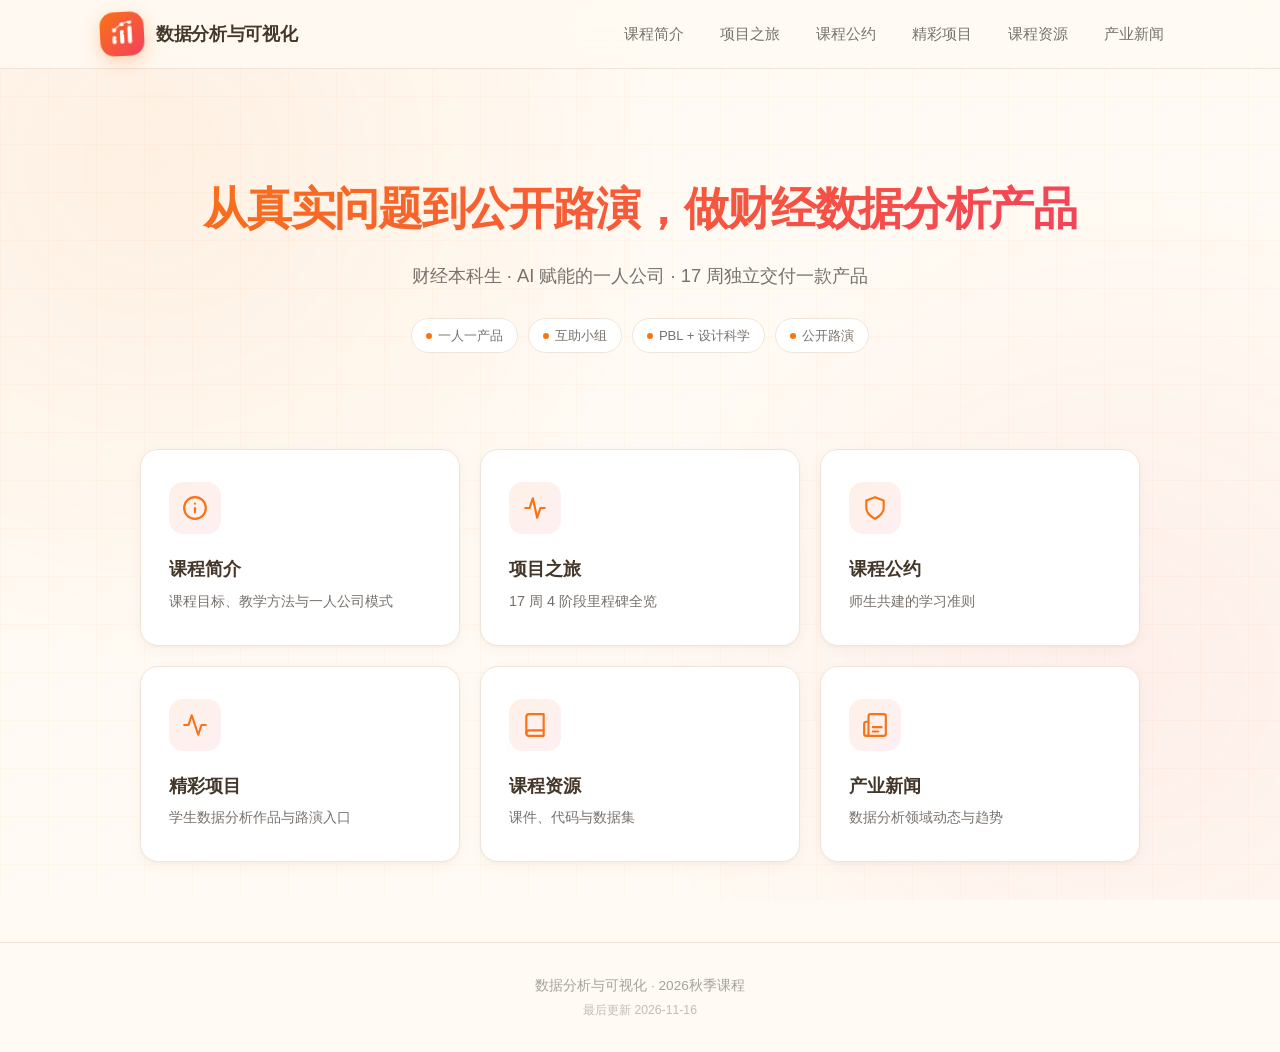
<file: index.html>
<!DOCTYPE html>
<html lang="zh-CN">
<head>
    <meta charset="UTF-8">
    <meta name="viewport" content="width=device-width, initial-scale=1.0">
    <title>数据分析与可视化 — 学生项目展示</title>
    <meta name="description" content="财经本科生 17 周独立交付一款数据分析产品的 PBL 课程展示——公开路演入口与学生作品集。">
    <meta property="og:title" content="数据分析与可视化 · 2026秋季">
    <meta property="og:description" content="财经本科生 17 周独立交付一款数据分析产品的 PBL 课程展示——公开路演入口与学生作品集。">
    <meta property="og:type" content="website">
    <meta property="og:url" content="https://haichaozheng.github.io/data-analysis-showcase/">
    <link rel="icon" type="image/svg+xml" href="favicon.svg">
    <link rel="stylesheet" href="style.css">
</head>
<body>
    <nav>
        <div class="nav-inner">
            <a href="index.html" class="logo">
                <div class="logo-icon">
                    <svg width="26" height="26" viewBox="0 0 32 32" fill="none">
                        <rect x="4" y="18" width="5" height="10" rx="2.5" fill="white"/>
                        <rect x="13.5" y="11" width="5" height="17" rx="2.5" fill="white"/>
                        <rect x="23" y="6" width="5" height="22" rx="2.5" fill="white"/>
                        <circle cx="6.5" cy="11" r="2.6" fill="white"/>
                        <circle cx="16" cy="4" r="2.6" fill="white"/>
                        <circle cx="25.5" cy="1.5" r="2.4" fill="white"/>
                        <path d="M6.5 11 Q16 1 25.5 1.5" stroke="white" stroke-width="1.6" stroke-linecap="round" fill="none" opacity="0.7"/>
                        <circle cx="9" cy="22.5" r="1.3" fill="#f97316"/>
                        <circle cx="18.5" cy="15.5" r="1.3" fill="#f97316"/>
                    </svg>
                </div>
                <span class="logo-text">数据分析与可视化</span>
            </a>
            <input type="checkbox" id="nav-toggle" class="nav-toggle">
            <label for="nav-toggle" class="nav-toggle-label" aria-label="菜单">
                <span></span><span></span><span></span>
            </label>
            <ul class="nav-links">
                <li><a href="intro.html">课程简介</a></li>
                <li><a href="timeline.html">项目之旅</a></li>
                <li><a href="rules.html">课程公约</a></li>
                <li><a href="projects.html">精彩项目</a></li>
                <li><a href="resources.html">课程资源</a></li>
                <li><a href="news.html">产业新闻</a></li>
            </ul>
        </div>
    </nav>

    <main>
        <section class="hero">
            <h1>从真实问题到公开路演，做财经数据分析产品</h1>
            <p>财经本科生 · AI 赋能的一人公司 · 17 周独立交付一款产品</p>
            <div class="facts">
                <span class="fact">一人一产品</span>
                <span class="fact">互助小组</span>
                <span class="fact">PBL + 设计科学</span>
                <span class="fact">公开路演</span>
            </div>
        </section>

        <div class="nav-cards">
            <a href="intro.html" class="nav-card">
                <div class="nav-card-icon">
                    <svg viewBox="0 0 24 24"><circle cx="12" cy="12" r="10"/><path d="M12 16v-4M12 8h.01"/></svg>
                </div>
                <div class="nav-card-title">课程简介</div>
                <div class="nav-card-desc">课程目标、教学方法与一人公司模式</div>
            </a>
            <a href="timeline.html" class="nav-card">
                <div class="nav-card-icon">
                    <svg viewBox="0 0 24 24"><path d="M3 12h4l3-9 4 18 3-9h4"/></svg>
                </div>
                <div class="nav-card-title">项目之旅</div>
                <div class="nav-card-desc">17 周 4 阶段里程碑全览</div>
            </a>
            <a href="rules.html" class="nav-card">
                <div class="nav-card-icon">
                    <svg viewBox="0 0 24 24"><path d="M12 22s8-4 8-10V5l-8-3-8 3v7c0 6 8 10 8 10z"/></svg>
                </div>
                <div class="nav-card-title">课程公约</div>
                <div class="nav-card-desc">师生共建的学习准则</div>
            </a>
            <a href="projects.html" class="nav-card">
                <div class="nav-card-icon">
                    <svg viewBox="0 0 24 24"><path d="M22 12h-4l-3 9L9 3l-3 9H2"/></svg>
                </div>
                <div class="nav-card-title">精彩项目</div>
                <div class="nav-card-desc">学生数据分析作品与路演入口</div>
            </a>
            <a href="resources.html" class="nav-card">
                <div class="nav-card-icon">
                    <svg viewBox="0 0 24 24"><path d="M4 19.5A2.5 2.5 0 0 1 6.5 17H20"/><path d="M6.5 2H20v20H6.5A2.5 2.5 0 0 1 4 19.5v-15A2.5 2.5 0 0 1 6.5 2z"/></svg>
                </div>
                <div class="nav-card-title">课程资源</div>
                <div class="nav-card-desc">课件、代码与数据集</div>
            </a>
            <a href="news.html" class="nav-card">
                <div class="nav-card-icon">
                    <svg viewBox="0 0 24 24"><path d="M4 22h16a2 2 0 0 0 2-2V4a2 2 0 0 0-2-2H8a2 2 0 0 0-2 2v16a2 2 0 0 1-2 2zm0 0a2 2 0 0 1-2-2v-9c0-1.1.9-2 2-2h2"/><path d="M18 14h-8M15 18h-5"/></svg>
                </div>
                <div class="nav-card-title">产业新闻</div>
                <div class="nav-card-desc">数据分析领域动态与趋势</div>
            </a>
        </div>
    </main>

    <footer>
        数据分析与可视化 · 2026秋季课程
        <span style="display:block;margin-top:4px;font-size:0.9em;opacity:0.7;">最后更新 2026-11-16</span>
    </footer>
</body>
</html>
</file>
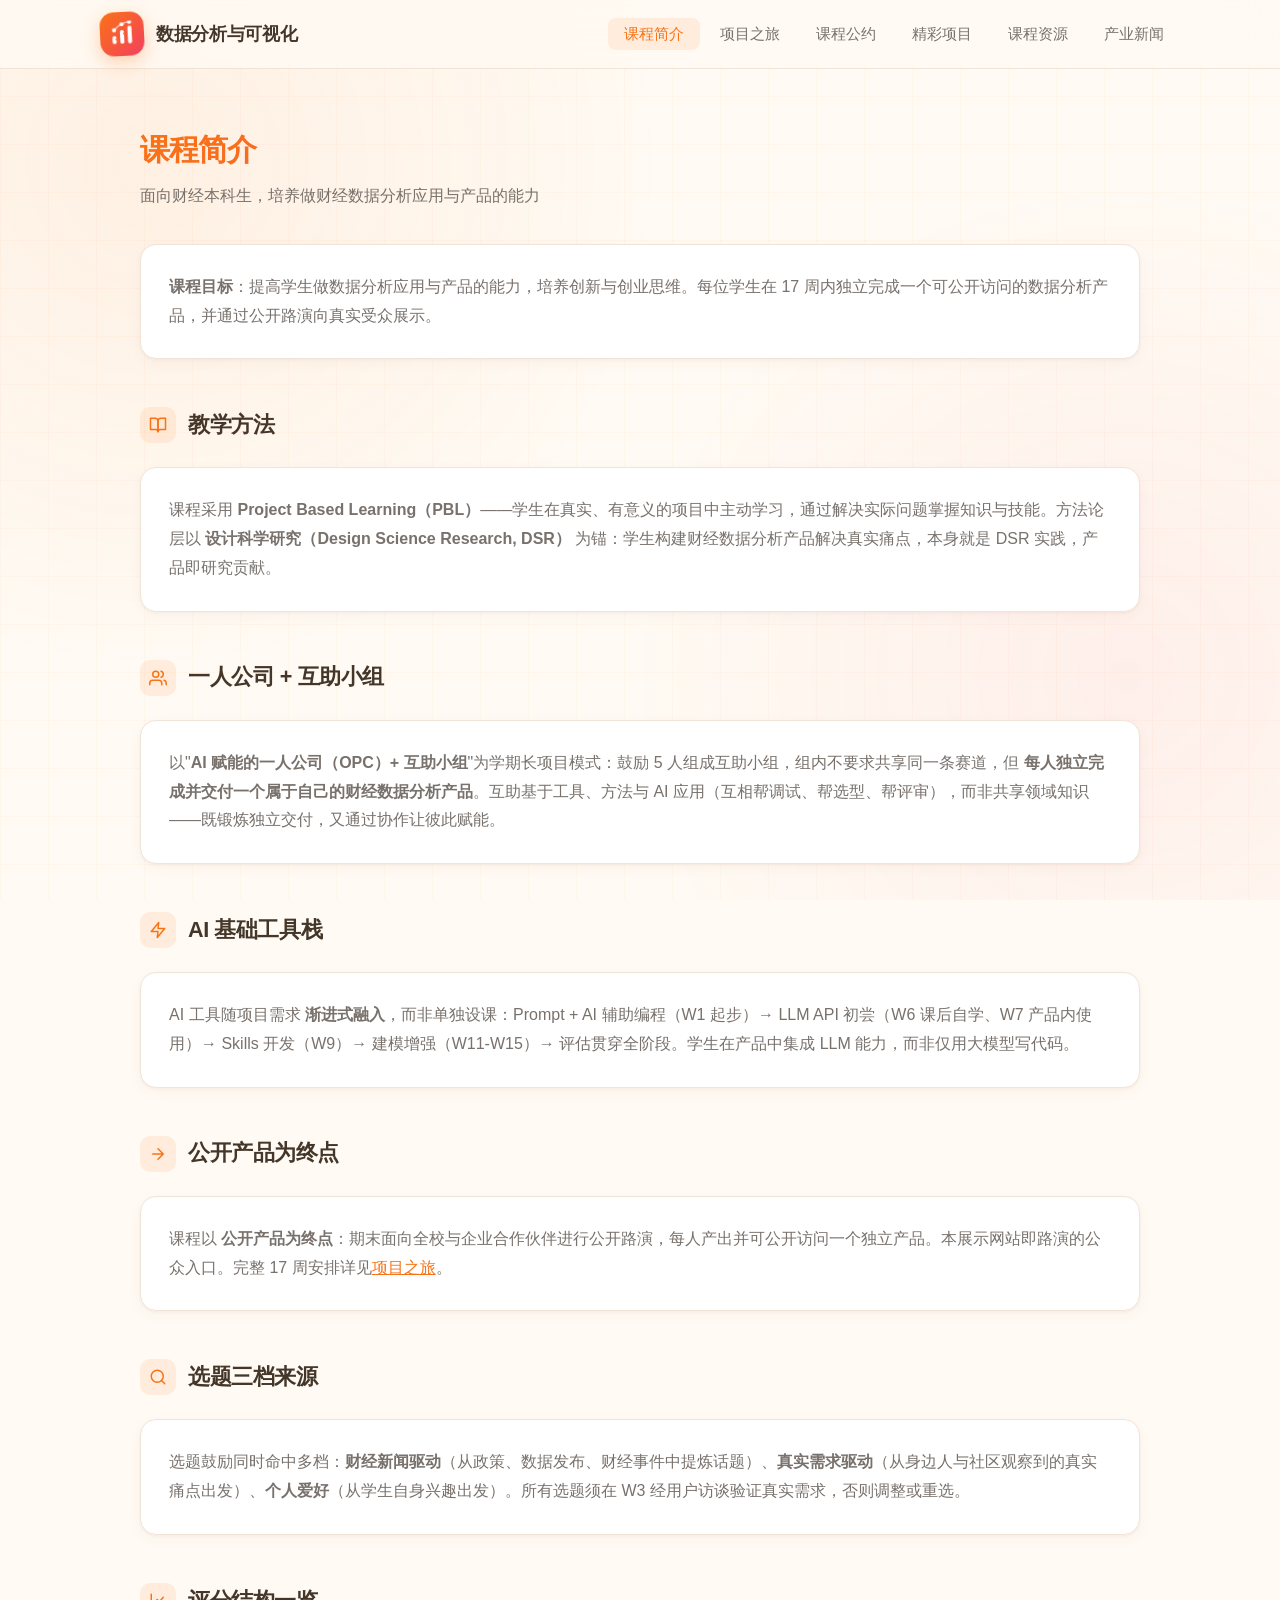
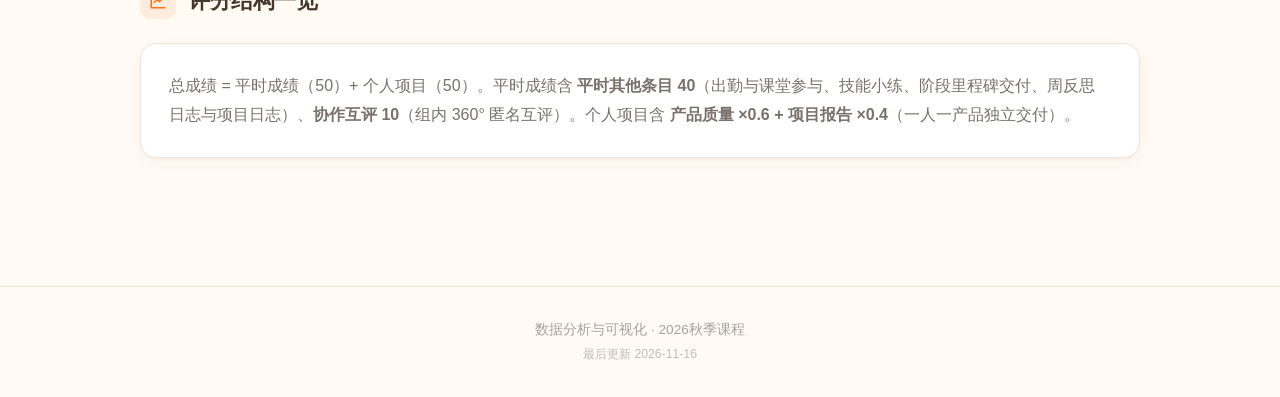
<file: intro.html>
<!DOCTYPE html>
<html lang="zh-CN">
<head>
    <meta charset="UTF-8">
    <meta name="viewport" content="width=device-width, initial-scale=1.0">
    <title>课程简介 — 数据分析与可视化</title>
    <meta name="description" content="财经本科生 17 周独立交付一款数据分析产品的 PBL 课程展示——公开路演入口与学生作品集。">
    <meta property="og:title" content="数据分析与可视化 · 2026秋季">
    <meta property="og:description" content="财经本科生 17 周独立交付一款数据分析产品的 PBL 课程展示——公开路演入口与学生作品集。">
    <meta property="og:type" content="website">
    <meta property="og:url" content="https://haichaozheng.github.io/data-analysis-showcase/">
    <link rel="icon" type="image/svg+xml" href="favicon.svg">
    <link rel="stylesheet" href="style.css">
</head>
<body>
    <nav>
        <div class="nav-inner">
            <a href="index.html" class="logo">
                <div class="logo-icon">
                    <svg width="26" height="26" viewBox="0 0 32 32" fill="none">
                        <rect x="4" y="18" width="5" height="10" rx="2.5" fill="white"/>
                        <rect x="13.5" y="11" width="5" height="17" rx="2.5" fill="white"/>
                        <rect x="23" y="6" width="5" height="22" rx="2.5" fill="white"/>
                        <circle cx="6.5" cy="11" r="2.6" fill="white"/>
                        <circle cx="16" cy="4" r="2.6" fill="white"/>
                        <circle cx="25.5" cy="1.5" r="2.4" fill="white"/>
                        <path d="M6.5 11 Q16 1 25.5 1.5" stroke="white" stroke-width="1.6" stroke-linecap="round" fill="none" opacity="0.7"/>
                        <circle cx="9" cy="22.5" r="1.3" fill="#f97316"/>
                        <circle cx="18.5" cy="15.5" r="1.3" fill="#f97316"/>
                    </svg>
                </div>
                <span class="logo-text">数据分析与可视化</span>
            </a>
            <input type="checkbox" id="nav-toggle" class="nav-toggle">
            <label for="nav-toggle" class="nav-toggle-label" aria-label="菜单">
                <span></span><span></span><span></span>
            </label>
            <ul class="nav-links">
                <li><a href="intro.html" class="active">课程简介</a></li>
                <li><a href="timeline.html">项目之旅</a></li>
                <li><a href="rules.html">课程公约</a></li>
                <li><a href="projects.html">精彩项目</a></li>
                <li><a href="resources.html">课程资源</a></li>
                <li><a href="news.html">产业新闻</a></li>
            </ul>
        </div>
    </nav>

    <main>
        <h1 class="page-title">课程简介</h1>
        <p class="page-subtitle">面向财经本科生，培养做财经数据分析应用与产品的能力</p>

        <div class="section">
            <div class="card" style="margin-bottom:20px;">
                <p><strong>课程目标</strong>：提高学生做数据分析应用与产品的能力，培养创新与创业思维。每位学生在 17 周内独立完成一个可公开访问的数据分析产品，并通过公开路演向真实受众展示。</p>
            </div>
        </div>

        <div class="section">
            <div class="section-header">
                <div class="section-icon">
                    <svg viewBox="0 0 24 24"><path d="M2 3h6a4 4 0 0 1 4 4v14a3 3 0 0 0-3-3H2z"/><path d="M22 3h-6a4 4 0 0 0-4 4v14a3 3 0 0 1 3-3h7z"/></svg>
                </div>
                <h2 class="section-title">教学方法</h2>
            </div>
            <div class="card">
                <p>课程采用 <strong>Project Based Learning（PBL）</strong>——学生在真实、有意义的项目中主动学习，通过解决实际问题掌握知识与技能。方法论层以 <strong>设计科学研究（Design Science Research, DSR）</strong> 为锚：学生构建财经数据分析产品解决真实痛点，本身就是 DSR 实践，产品即研究贡献。</p>
            </div>
        </div>

        <div class="section">
            <div class="section-header">
                <div class="section-icon">
                    <svg viewBox="0 0 24 24"><path d="M17 21v-2a4 4 0 0 0-4-4H5a4 4 0 0 0-4 4v2"/><circle cx="9" cy="7" r="4"/><path d="M23 21v-2a4 4 0 0 0-3-3.87"/><path d="M16 3.13a4 4 0 0 1 0 7.75"/></svg>
                </div>
                <h2 class="section-title">一人公司 + 互助小组</h2>
            </div>
            <div class="card">
                <p>以"<strong>AI 赋能的一人公司（OPC）+ 互助小组</strong>"为学期长项目模式：鼓励 5 人组成互助小组，组内不要求共享同一条赛道，但 <strong>每人独立完成并交付一个属于自己的财经数据分析产品</strong>。互助基于工具、方法与 AI 应用（互相帮调试、帮选型、帮评审），而非共享领域知识——既锻炼独立交付，又通过协作让彼此赋能。</p>
            </div>
        </div>

        <div class="section">
            <div class="section-header">
                <div class="section-icon">
                    <svg viewBox="0 0 24 24"><path d="M13 2L3 14h9l-1 8 10-12h-9z"/></svg>
                </div>
                <h2 class="section-title">AI 基础工具栈</h2>
            </div>
            <div class="card">
                <p>AI 工具随项目需求 <strong>渐进式融入</strong>，而非单独设课：Prompt + AI 辅助编程（W1 起步）→ LLM API 初尝（W6 课后自学、W7 产品内使用）→ Skills 开发（W9）→ 建模增强（W11-W15）→ 评估贯穿全阶段。学生在产品中集成 LLM 能力，而非仅用大模型写代码。</p>
            </div>
        </div>

        <div class="section">
            <div class="section-header">
                <div class="section-icon">
                    <svg viewBox="0 0 24 24"><path d="M5 12h14M12 5l7 7-7 7"/></svg>
                </div>
                <h2 class="section-title">公开产品为终点</h2>
            </div>
            <div class="card">
                <p>课程以 <strong>公开产品为终点</strong>：期末面向全校与企业合作伙伴进行公开路演，每人产出并可公开访问一个独立产品。本展示网站即路演的公众入口。完整 17 周安排详见<a href="timeline.html" style="color:var(--accent);">项目之旅</a>。</p>
            </div>
        </div>

        <div class="section">
            <div class="section-header">
                <div class="section-icon">
                    <svg viewBox="0 0 24 24"><circle cx="11" cy="11" r="8"/><path d="m21 21-4.3-4.3"/></svg>
                </div>
                <h2 class="section-title">选题三档来源</h2>
            </div>
            <div class="card">
                <p>选题鼓励同时命中多档：<strong>财经新闻驱动</strong>（从政策、数据发布、财经事件中提炼话题）、<strong>真实需求驱动</strong>（从身边人与社区观察到的真实痛点出发）、<strong>个人爱好</strong>（从学生自身兴趣出发）。所有选题须在 W3 经用户访谈验证真实需求，否则调整或重选。</p>
            </div>
        </div>

        <div class="section">
            <div class="section-header">
                <div class="section-icon">
                    <svg viewBox="0 0 24 24"><path d="M3 3v18h18"/><path d="M7 14l4-4 3 3 5-6"/></svg>
                </div>
                <h2 class="section-title">评分结构一览</h2>
            </div>
            <div class="card">
                <p>总成绩 = 平时成绩（50）+ 个人项目（50）。平时成绩含 <strong>平时其他条目 40</strong>（出勤与课堂参与、技能小练、阶段里程碑交付、周反思日志与项目日志）、<strong>协作互评 10</strong>（组内 360° 匿名互评）。个人项目含 <strong>产品质量 ×0.6 + 项目报告 ×0.4</strong>（一人一产品独立交付）。</p>
            </div>
        </div>
    </main>

    <footer>
        数据分析与可视化 · 2026秋季课程
        <span style="display:block;margin-top:4px;font-size:0.9em;opacity:0.7;">最后更新 2026-11-16</span>
    </footer>
</body>
</html>
</file>
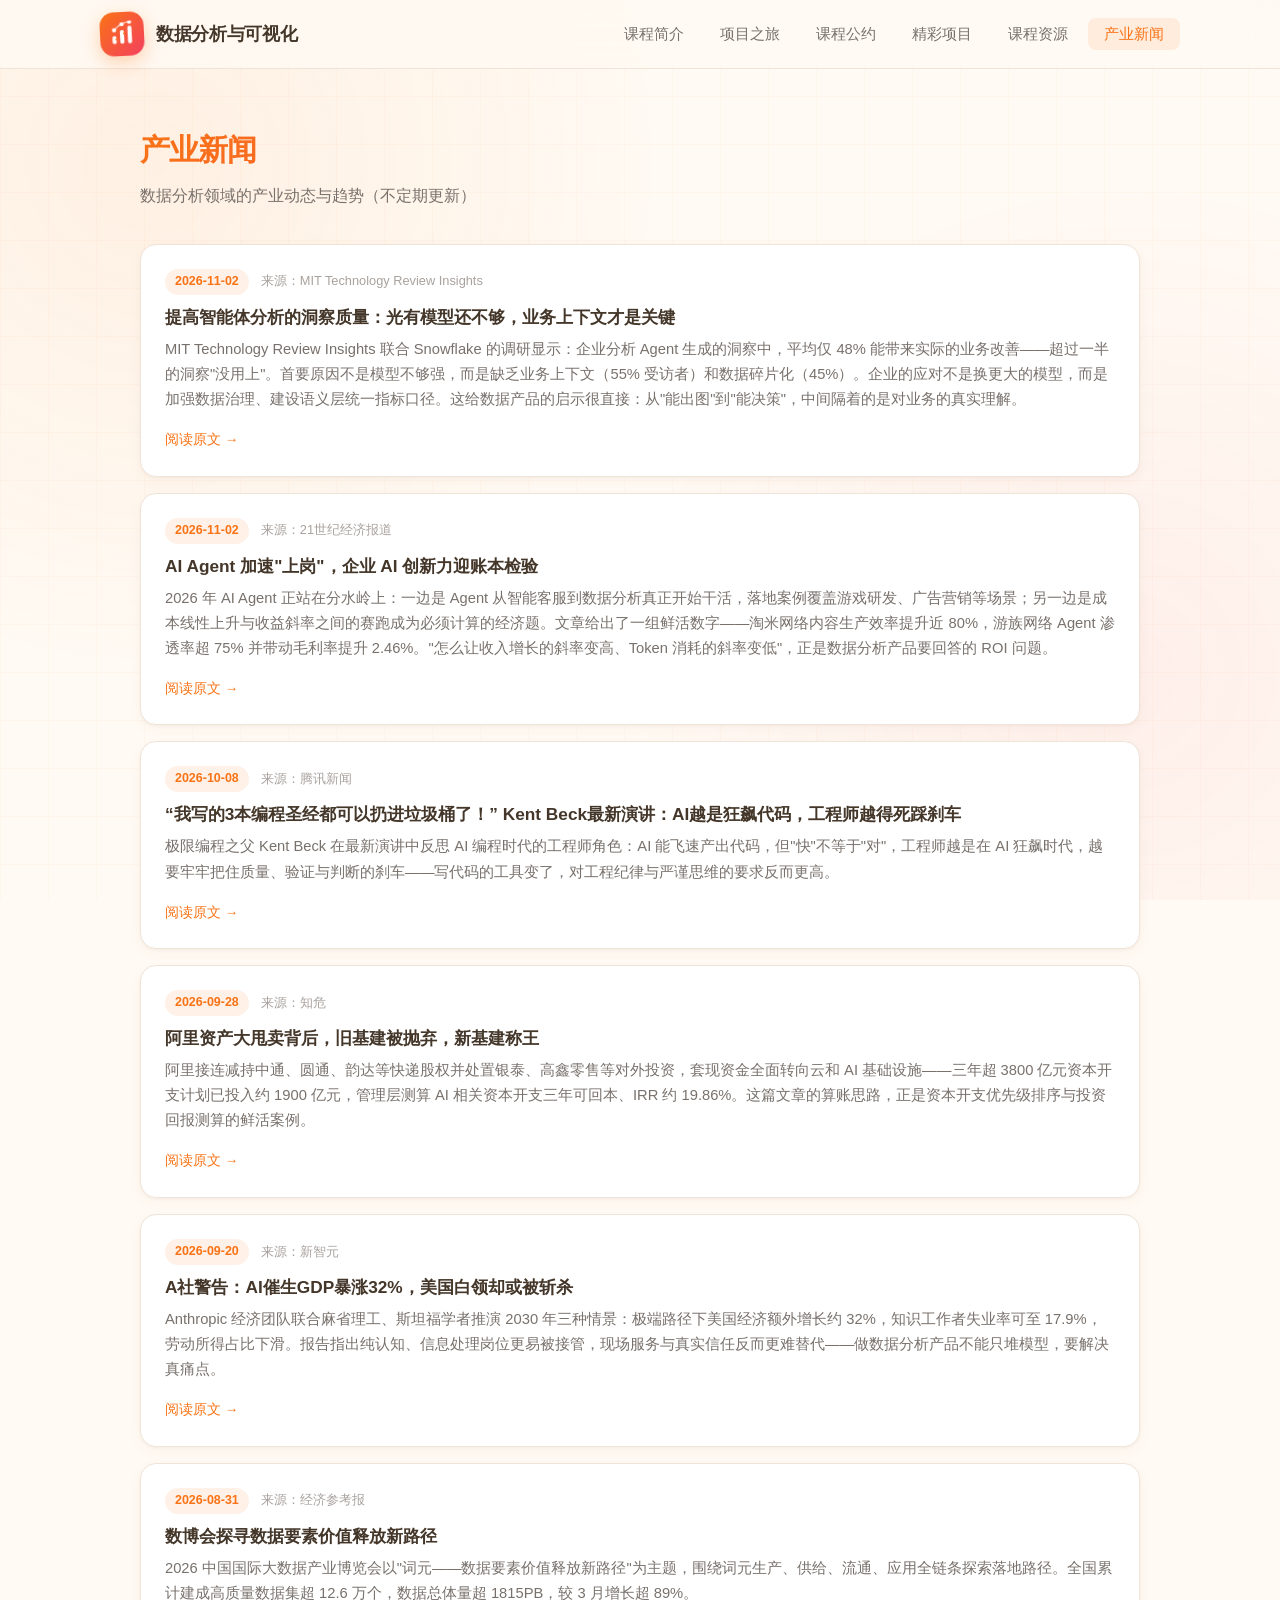
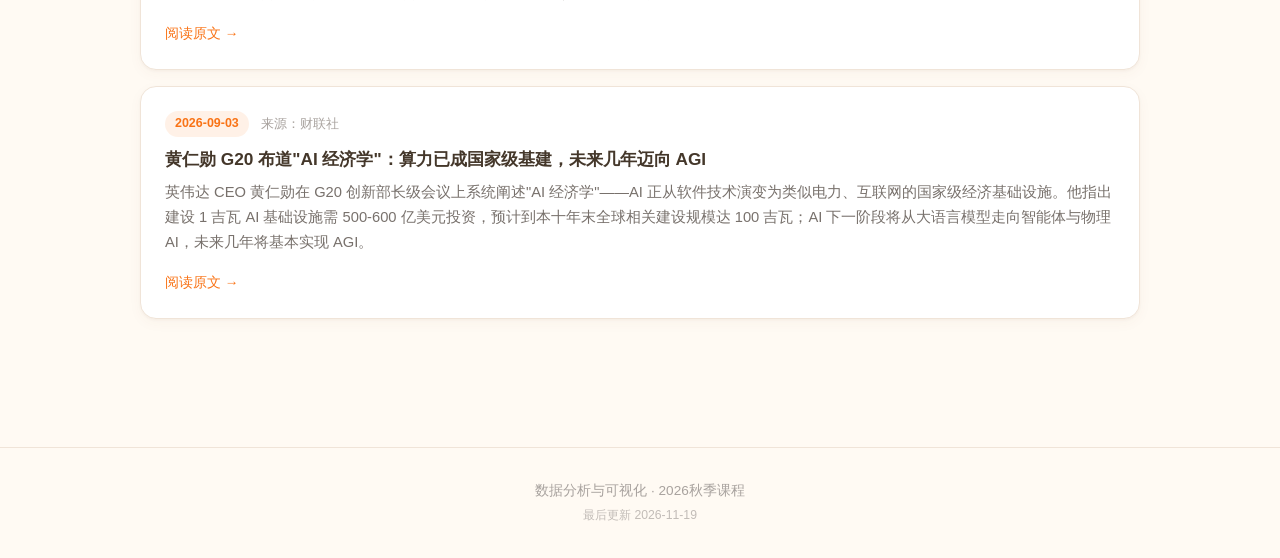
<file: news.html>
<!DOCTYPE html>
<html lang="zh-CN">
<head>
    <meta charset="UTF-8">
    <meta name="viewport" content="width=device-width, initial-scale=1.0">
    <title>产业新闻 — 数据分析与可视化</title>
    <meta name="description" content="财经本科生 17 周独立交付一款数据分析产品的 PBL 课程展示——公开路演入口与学生作品集。">
    <meta property="og:title" content="数据分析与可视化 · 2026秋季">
    <meta property="og:description" content="财经本科生 17 周独立交付一款数据分析产品的 PBL 课程展示——公开路演入口与学生作品集。">
    <meta property="og:type" content="website">
    <meta property="og:url" content="https://haichaozheng.github.io/data-analysis-showcase/">
    <link rel="icon" type="image/svg+xml" href="favicon.svg">
    <link rel="stylesheet" href="style.css">
</head>
<body>
    <nav>
        <div class="nav-inner">
            <a href="index.html" class="logo">
                <div class="logo-icon">
                    <svg width="26" height="26" viewBox="0 0 32 32" fill="none">
                        <rect x="4" y="18" width="5" height="10" rx="2.5" fill="white"/>
                        <rect x="13.5" y="11" width="5" height="17" rx="2.5" fill="white"/>
                        <rect x="23" y="6" width="5" height="22" rx="2.5" fill="white"/>
                        <circle cx="6.5" cy="11" r="2.6" fill="white"/>
                        <circle cx="16" cy="4" r="2.6" fill="white"/>
                        <circle cx="25.5" cy="1.5" r="2.4" fill="white"/>
                        <path d="M6.5 11 Q16 1 25.5 1.5" stroke="white" stroke-width="1.6" stroke-linecap="round" fill="none" opacity="0.7"/>
                        <circle cx="9" cy="22.5" r="1.3" fill="#f97316"/>
                        <circle cx="18.5" cy="15.5" r="1.3" fill="#f97316"/>
                    </svg>
                </div>
                <span class="logo-text">数据分析与可视化</span>
            </a>
            <input type="checkbox" id="nav-toggle" class="nav-toggle">
            <label for="nav-toggle" class="nav-toggle-label" aria-label="菜单">
                <span></span><span></span><span></span>
            </label>
            <ul class="nav-links">
                <li><a href="intro.html">课程简介</a></li>
                <li><a href="timeline.html">项目之旅</a></li>
                <li><a href="rules.html">课程公约</a></li>
                <li><a href="projects.html">精彩项目</a></li>
                <li><a href="resources.html">课程资源</a></li>
                <li><a href="news.html" class="active">产业新闻</a></li>
            </ul>
        </div>
    </nav>

    <main>
        <h1 class="page-title">产业新闻</h1>
        <p class="page-subtitle">数据分析领域的产业动态与趋势（不定期更新）</p>

        <!-- 新增新闻条目：复制下方模板，填入内容，放在 .news-list 内顶部即可 -->
        <!--
        <div class="news-card">
            <div class="news-meta">
                <span class="news-date">2026-08-30</span>
                <span class="news-source">来源：XX 媒体</span>
            </div>
            <h3 class="news-title">新闻标题</h3>
            <p class="news-summary">一两句话摘要，概括新闻要点与对数据分析的启示。</p>
            <a href="#" class="news-link">阅读原文 →</a>
        </div>
        -->

        <div class="section">
            <div class="news-list">
                <div class="news-card">
                    <div class="news-meta">
                        <span class="news-date">2026-11-02</span>
                        <span class="news-source">来源：MIT Technology Review Insights</span>
                    </div>
                    <h3 class="news-title">提高智能体分析的洞察质量：光有模型还不够，业务上下文才是关键</h3>
                    <p class="news-summary">MIT Technology Review Insights 联合 Snowflake 的调研显示：企业分析 Agent 生成的洞察中，平均仅 48% 能带来实际的业务改善——超过一半的洞察"没用上"。首要原因不是模型不够强，而是缺乏业务上下文（55% 受访者）和数据碎片化（45%）。企业的应对不是换更大的模型，而是加强数据治理、建设语义层统一指标口径。这给数据产品的启示很直接：从"能出图"到"能决策"，中间隔着的是对业务的真实理解。</p>
                    <a href="https://www.technologyreview.com/2026/11/02/1147660/raising-the-quality-of-insights-in-agentic-analytics" target="_blank" rel="noopener" class="news-link">阅读原文 →</a>
                </div>
                <div class="news-card">
                    <div class="news-meta">
                        <span class="news-date">2026-11-02</span>
                        <span class="news-source">来源：21世纪经济报道</span>
                    </div>
                    <h3 class="news-title">AI Agent 加速"上岗"，企业 AI 创新力迎账本检验</h3>
                    <p class="news-summary">2026 年 AI Agent 正站在分水岭上：一边是 Agent 从智能客服到数据分析真正开始干活，落地案例覆盖游戏研发、广告营销等场景；另一边是成本线性上升与收益斜率之间的赛跑成为必须计算的经济题。文章给出了一组鲜活数字——淘米网络内容生产效率提升近 80%，游族网络 Agent 渗透率超 75% 并带动毛利率提升 2.46%。"怎么让收入增长的斜率变高、Token 消耗的斜率变低"，正是数据分析产品要回答的 ROI 问题。</p>
                    <a href="https://m.21jingji.com/article/20261102/herald/f8424906abd5b1fb0f62e7cf63566978_zaker.html" target="_blank" rel="noopener" class="news-link">阅读原文 →</a>
                </div>
                <div class="news-card">
                    <div class="news-meta">
                        <span class="news-date">2026-10-08</span>
                        <span class="news-source">来源：腾讯新闻</span>
                    </div>
                    <h3 class="news-title">“我写的3本编程圣经都可以扔进垃圾桶了！” Kent Beck最新演讲：AI越是狂飙代码，工程师越得死踩刹车</h3>
                    <p class="news-summary">极限编程之父 Kent Beck 在最新演讲中反思 AI 编程时代的工程师角色：AI 能飞速产出代码，但"快"不等于"对"，工程师越是在 AI 狂飙时代，越要牢牢把住质量、验证与判断的刹车——写代码的工具变了，对工程纪律与严谨思维的要求反而更高。</p>
                    <a href="https://news.qq.com/rain/a/20261008A07OMO00?adChannelId=fx" target="_blank" rel="noopener" class="news-link">阅读原文 →</a>
                </div>
                <div class="news-card">
                    <div class="news-meta">
                        <span class="news-date">2026-09-28</span>
                        <span class="news-source">来源：知危</span>
                    </div>
                    <h3 class="news-title">阿里资产大甩卖背后，旧基建被抛弃，新基建称王</h3>
                    <p class="news-summary">阿里接连减持中通、圆通、韵达等快递股权并处置银泰、高鑫零售等对外投资，套现资金全面转向云和 AI 基础设施——三年超 3800 亿元资本开支计划已投入约 1900 亿元，管理层测算 AI 相关资本开支三年可回本、IRR 约 19.86%。这篇文章的算账思路，正是资本开支优先级排序与投资回报测算的鲜活案例。</p>
                    <a href="https://news.qq.com/rain/a/20260928A0AAII00?adChannelId=fx" target="_blank" rel="noopener" class="news-link">阅读原文 →</a>
                </div>
                <div class="news-card">
                    <div class="news-meta">
                        <span class="news-date">2026-09-20</span>
                        <span class="news-source">来源：新智元</span>
                    </div>
                    <h3 class="news-title">A社警告：AI催生GDP暴涨32%，美国白领却或被斩杀</h3>
                    <p class="news-summary">Anthropic 经济团队联合麻省理工、斯坦福学者推演 2030 年三种情景：极端路径下美国经济额外增长约 32%，知识工作者失业率可至 17.9%，劳动所得占比下滑。报告指出纯认知、信息处理岗位更易被接管，现场服务与真实信任反而更难替代——做数据分析产品不能只堆模型，要解决真痛点。</p>
                    <a href="https://news.qq.com/rain/a/20260920A07QYQ00?adChannelId=fx" target="_blank" rel="noopener" class="news-link">阅读原文 →</a>
                </div>
                <div class="news-card">
                    <div class="news-meta">
                        <span class="news-date">2026-08-31</span>
                        <span class="news-source">来源：经济参考报</span>
                    </div>
                    <h3 class="news-title">数博会探寻数据要素价值释放新路径</h3>
                    <p class="news-summary">2026 中国国际大数据产业博览会以"词元——数据要素价值释放新路径"为主题，围绕词元生产、供给、流通、应用全链条探索落地路径。全国累计建成高质量数据集超 12.6 万个，数据总体量超 1815PB，较 3 月增长超 89%。</p>
                    <a href="http://www.ce.cn/cysc/newmain//yc/jsxw/202608/t20260831_3180278.shtml" target="_blank" rel="noopener" class="news-link">阅读原文 →</a>
                </div>
                <div class="news-card">
                    <div class="news-meta">
                        <span class="news-date">2026-09-03</span>
                        <span class="news-source">来源：财联社</span>
                    </div>
                    <h3 class="news-title">黄仁勋 G20 布道"AI 经济学"：算力已成国家级基建，未来几年迈向 AGI</h3>
                    <p class="news-summary">英伟达 CEO 黄仁勋在 G20 创新部长级会议上系统阐述"AI 经济学"——AI 正从软件技术演变为类似电力、互联网的国家级经济基础设施。他指出建设 1 吉瓦 AI 基础设施需 500-600 亿美元投资，预计到本十年末全球相关建设规模达 100 吉瓦；AI 下一阶段将从大语言模型走向智能体与物理 AI，未来几年将基本实现 AGI。</p>
                    <a href="https://news.qq.com/rain/a/20260903A01AI800" target="_blank" rel="noopener" class="news-link">阅读原文 →</a>
                </div>
            </div>
        </div>
    </main>

    <footer>
        数据分析与可视化 · 2026秋季课程
        <span style="display:block;margin-top:4px;font-size:0.9em;opacity:0.7;">最后更新 2026-11-19</span>
    </footer>
</body>
</html>
</file>
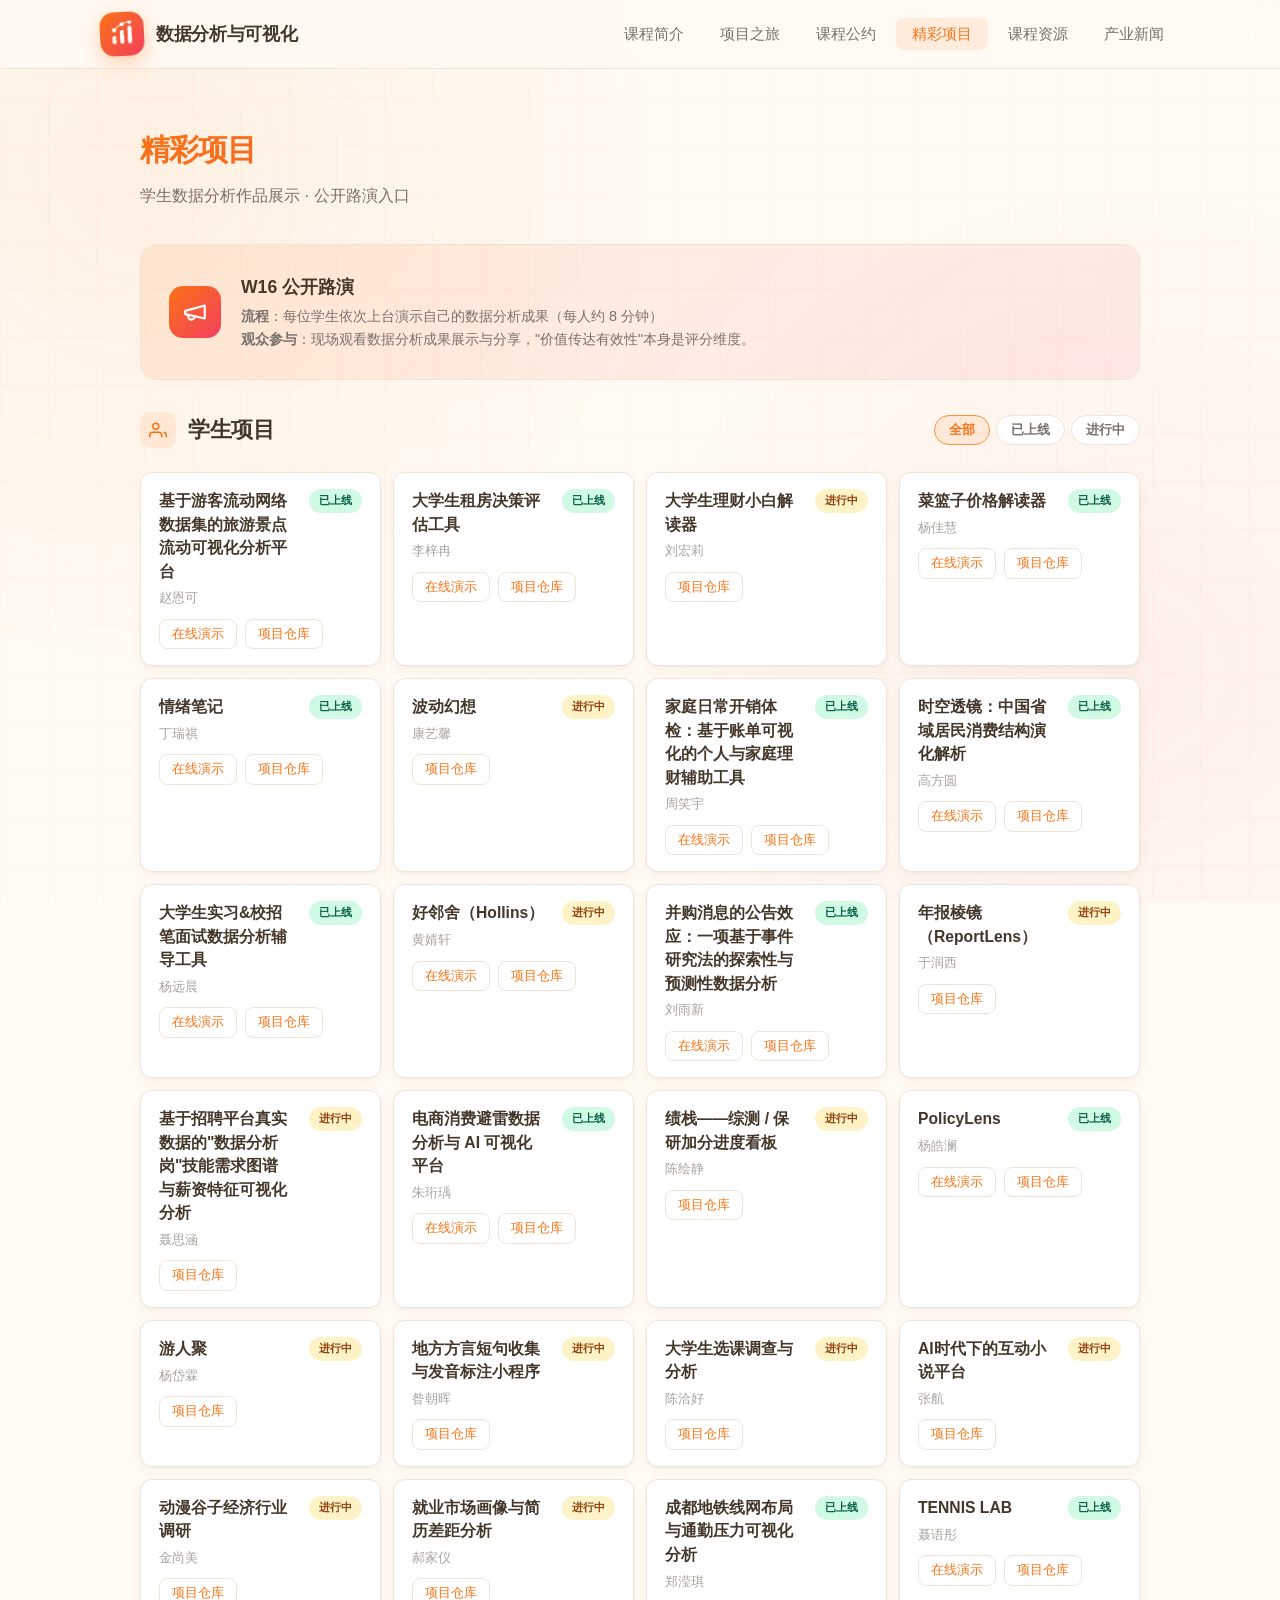
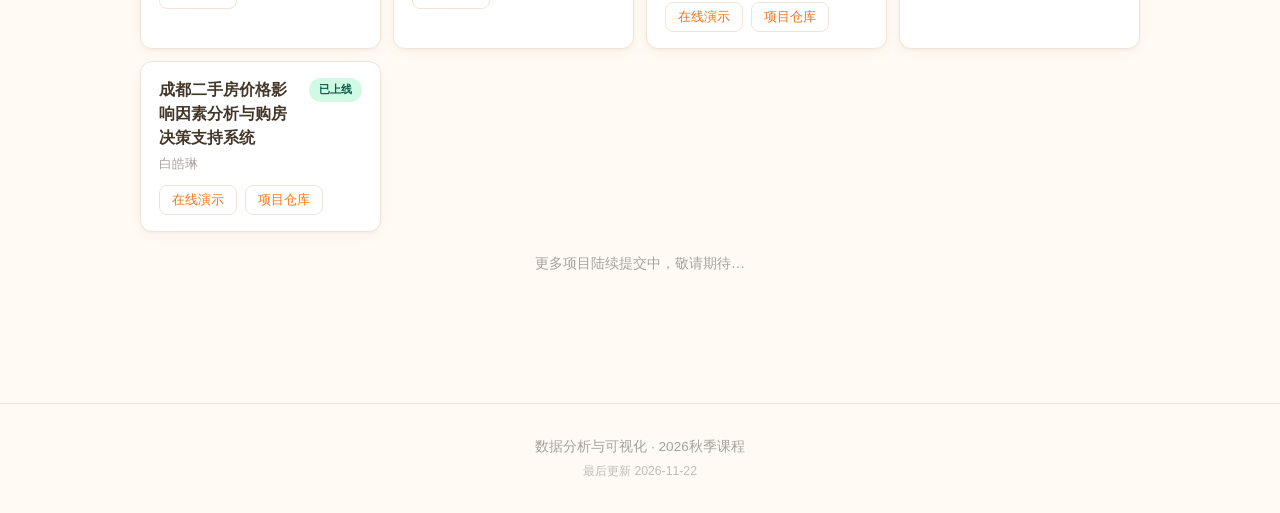
<file: projects.html>
<!DOCTYPE html>
<html lang="zh-CN">
<head>
    <meta charset="UTF-8">
    <meta name="viewport" content="width=device-width, initial-scale=1.0">
    <title>精彩项目 — 数据分析与可视化</title>
    <meta name="description" content="财经本科生 17 周独立交付一款数据分析产品的 PBL 课程展示——公开路演入口与学生作品集。">
    <meta property="og:title" content="数据分析与可视化 · 2026秋季">
    <meta property="og:description" content="财经本科生 17 周独立交付一款数据分析产品的 PBL 课程展示——公开路演入口与学生作品集。">
    <meta property="og:type" content="website">
    <meta property="og:url" content="https://haichaozheng.github.io/data-analysis-showcase/">
    <link rel="icon" type="image/svg+xml" href="favicon.svg">
    <link rel="stylesheet" href="style.css">
</head>
<body>
    <nav>
        <div class="nav-inner">
            <a href="index.html" class="logo">
                <div class="logo-icon">
                    <svg width="26" height="26" viewBox="0 0 32 32" fill="none">
                        <rect x="4" y="18" width="5" height="10" rx="2.5" fill="white"/>
                        <rect x="13.5" y="11" width="5" height="17" rx="2.5" fill="white"/>
                        <rect x="23" y="6" width="5" height="22" rx="2.5" fill="white"/>
                        <circle cx="6.5" cy="11" r="2.6" fill="white"/>
                        <circle cx="16" cy="4" r="2.6" fill="white"/>
                        <circle cx="25.5" cy="1.5" r="2.4" fill="white"/>
                        <path d="M6.5 11 Q16 1 25.5 1.5" stroke="white" stroke-width="1.6" stroke-linecap="round" fill="none" opacity="0.7"/>
                        <circle cx="9" cy="22.5" r="1.3" fill="#f97316"/>
                        <circle cx="18.5" cy="15.5" r="1.3" fill="#f97316"/>
                    </svg>
                </div>
                <span class="logo-text">数据分析与可视化</span>
            </a>
            <input type="checkbox" id="nav-toggle" class="nav-toggle">
            <label for="nav-toggle" class="nav-toggle-label" aria-label="菜单">
                <span></span><span></span><span></span>
            </label>
            <ul class="nav-links">
                <li><a href="intro.html">课程简介</a></li>
                <li><a href="timeline.html">项目之旅</a></li>
                <li><a href="rules.html">课程公约</a></li>
                <li><a href="projects.html" class="active">精彩项目</a></li>
                <li><a href="resources.html">课程资源</a></li>
                <li><a href="news.html">产业新闻</a></li>
            </ul>
        </div>
    </nav>

    <main>
        <h1 class="page-title">精彩项目</h1>
        <p class="page-subtitle">学生数据分析作品展示 · 公开路演入口</p>

        <div class="demo-banner">
            <div class="demo-banner-icon">
                <svg viewBox="0 0 24 24"><path d="M3 11l18-5v12L3 14v-3z"/><path d="M11.6 16.8a3 3 0 1 1-5.8-1.6"/></svg>
            </div>
            <div>
                <h3>W16 公开路演</h3>
                <p><strong>流程</strong>：每位学生依次上台演示自己的数据分析成果（每人约 8 分钟）</p>
                <p><strong>观众参与</strong>：现场观看数据分析成果展示与分享，"价值传达有效性"本身是评分维度。</p>
            </div>
        </div>

        <div class="section">
            <div class="section-header">
                <div class="section-icon">
                    <svg viewBox="0 0 24 24"><path d="M17 21v-2a4 4 0 0 0-4-4H5a4 4 0 0 0-4 4v2"/><circle cx="9" cy="7" r="4"/><path d="M23 21v-2a4 4 0 0 0-3-3.87"/></svg>
                </div>
                <h2 class="section-title">学生项目</h2>
                <div class="filter-bar" id="project-filter" data-count="25">
                    <button class="filter-btn filter-active" data-filter="all">全部</button>
                    <button class="filter-btn" data-filter="live">已上线</button>
                    <button class="filter-btn" data-filter="progress">进行中</button>
                </div>
            </div>

            <div class="project-grid">
                <div class="project-card" data-status="live">
                    <div class="project-card-head">
                        <div class="project-card-title">基于游客流动网络数据集的旅游景点流动可视化分析平台</div>
                        <span class="badge badge-live">已上线</span>
                    </div>
                    <div class="project-card-author">赵恩可</div>
                    <div class="project-links">
                        <a href="https://tourism-scenic-analysis-xet9rccdatkkk2mccq5mza.streamlit.app/" target="_blank" rel="noopener">在线演示</a>
                        <a href="https://github.com/ZEK721/tourism-scenic-analysis" target="_blank" rel="noopener">项目仓库</a>
                    </div>
                </div>
                <div class="project-card" data-status="live">
                    <div class="project-card-head">
                        <div class="project-card-title">大学生租房决策评估工具</div>
                        <span class="badge badge-live">已上线</span>
                    </div>
                    <div class="project-card-author">李梓冉</div>
                    <div class="project-links">
                        <a href="https://liziran-rental-decision-tool.streamlit.app/" target="_blank" rel="noopener">在线演示</a>
                        <a href="https://github.com/sususu-zmjjkk/rental-decision-tool" target="_blank" rel="noopener">项目仓库</a>
                    </div>
                </div>
                <div class="project-card" data-status="progress">
                    <div class="project-card-head">
                        <div class="project-card-title">大学生理财小白解读器</div>
                        <span class="badge badge-progress">进行中</span>
                    </div>
                    <div class="project-card-author">刘宏莉</div>
                    <div class="project-links">
                        <a href="https://github.com/Dalilah-L/individual-project-FundReader" target="_blank" rel="noopener">项目仓库</a>
                    </div>
                </div>
                <div class="project-card" data-status="live">
                    <div class="project-card-head">
                        <div class="project-card-title">菜篮子价格解读器</div>
                        <span class="badge badge-live">已上线</span>
                    </div>
                    <div class="project-card-author">杨佳慧</div>
                    <div class="project-links">
                        <a href="https://vegetable-basket-price-interpreter-zwa2he7zxpoudxvelirbem.streamlit.app/" target="_blank" rel="noopener">在线演示</a>
                        <a href="https://github.com/YJH12345-y/vegetable-basket-price-interpreter" target="_blank" rel="noopener">项目仓库</a>
                    </div>
                </div>
                <div class="project-card" data-status="live">
                    <div class="project-card-head">
                        <div class="project-card-title">情绪笔记</div>
                        <span class="badge badge-live">已上线</span>
                    </div>
                    <div class="project-card-author">丁瑞祺</div>
                    <div class="project-links">
                        <a href="https://dongriqing-emotion.streamlit.app/" target="_blank" rel="noopener">在线演示</a>
                        <a href="https://github.com/dongriqing/my-first-github-project" target="_blank" rel="noopener">项目仓库</a>
                    </div>
                </div>
                <div class="project-card" data-status="progress">
                    <div class="project-card-head">
                        <div class="project-card-title">波动幻想</div>
                        <span class="badge badge-progress">进行中</span>
                    </div>
                    <div class="project-card-author">康艺馨</div>
                    <div class="project-links">
                        <a href="https://github.com/kang20071016/individual-project-Volatility-Mirage" target="_blank" rel="noopener">项目仓库</a>
                    </div>
                </div>
                <div class="project-card" data-status="live">
                    <div class="project-card-head">
                        <div class="project-card-title">家庭日常开销体检：基于账单可视化的个人与家庭理财辅助工具</div>
                        <span class="badge badge-live">已上线</span>
                    </div>
                    <div class="project-card-author">周笑宇</div>
                    <div class="project-links">
                        <a href="https://individual-project-bill-health-8bx2jkyfzw3kzfgr5hoyah.streamlit.app" target="_blank" rel="noopener">在线演示</a>
                        <a href="https://github.com/xiaoyu0616007/individual-project-bill-health" target="_blank" rel="noopener">项目仓库</a>
                    </div>
                </div>
                <div class="project-card" data-status="live">
                    <div class="project-card-head">
                        <div class="project-card-title">时空透镜：中国省域居民消费结构演化解析</div>
                        <span class="badge badge-live">已上线</span>
                    </div>
                    <div class="project-card-author">高方圆</div>
                    <div class="project-links">
                        <a href="https://individual-project-economy-vebqltfymyqsukaazhxqra.streamlit.app/" target="_blank" rel="noopener">在线演示</a>
                        <a href="https://github.com/fangyuan-gao/individual-project-economy" target="_blank" rel="noopener">项目仓库</a>
                    </div>
                </div>
                <div class="project-card" data-status="live">
                    <div class="project-card-head">
                        <div class="project-card-title">大学生实习&amp;校招笔面试数据分析辅导工具</div>
                        <span class="badge badge-live">已上线</span>
                    </div>
                    <div class="project-card-author">杨远晨</div>
                    <div class="project-links">
                        <a href="https://individual-project-career-42519036.streamlit.app/" target="_blank" rel="noopener">在线演示</a>
                        <a href="https://github.com/Eustoma992/individual-project-CareerHelper" target="_blank" rel="noopener">项目仓库</a>
                    </div>
                </div>
                <div class="project-card" data-status="progress">
                    <div class="project-card-head">
                        <div class="project-card-title">好邻舍（Hollins）</div>
                        <span class="badge badge-progress">进行中</span>
                    </div>
                    <div class="project-card-author">黄婧轩</div>
                    <div class="project-links">
                        <a href="https://individual-project-hollins-f2bnvyygfnbqd49rgxfbqj.streamlit.app" target="_blank" rel="noopener">在线演示</a>
                        <a href="https://github.com/HJXX020/individual-project-Hollins" target="_blank" rel="noopener">项目仓库</a>
                    </div>
                </div>
                <div class="project-card" data-status="live">
                    <div class="project-card-head">
                        <div class="project-card-title">并购消息的公告效应：一项基于事件研究法的探索性与预测性数据分析</div>
                        <span class="badge badge-live">已上线</span>
                    </div>
                    <div class="project-card-author">刘雨新</div>
                    <div class="project-links">
                        <a href="https://xing84620-deal-alpha.streamlit.app" target="_blank" rel="noopener">在线演示</a>
                        <a href="https://github.com/xing84620-sketch/individual-project-deal-alpha" target="_blank" rel="noopener">项目仓库</a>
                    </div>
                </div>
                <div class="project-card" data-status="progress">
                    <div class="project-card-head">
                        <div class="project-card-title">年报棱镜（ReportLens）</div>
                        <span class="badge badge-progress">进行中</span>
                    </div>
                    <div class="project-card-author">于润西</div>
                    <div class="project-links">
                        <a href="https://github.com/yurunxi/individual-project-ReportLens" target="_blank" rel="noopener">项目仓库</a>
                    </div>
                </div>
                <div class="project-card" data-status="progress">
                    <div class="project-card-head">
                        <div class="project-card-title">基于招聘平台真实数据的"数据分析岗"技能需求图谱与薪资特征可视化分析</div>
                        <span class="badge badge-progress">进行中</span>
                    </div>
                    <div class="project-card-author">聂思涵</div>
                    <div class="project-links">
                        <a href="https://github.com/niesihan/individual-project-shuju" target="_blank" rel="noopener">项目仓库</a>
                    </div>
                </div>
                <div class="project-card" data-status="live">
                    <div class="project-card-head">
                        <div class="project-card-title">电商消费避雷数据分析与 AI 可视化平台</div>
                        <span class="badge badge-live">已上线</span>
                    </div>
                    <div class="project-card-author">朱珩瑀</div>
                    <div class="project-links">
                        <a href="https://individual-preoject-ecommerce-predict-uhlggfhgzqqcvttpnlsemu.streamlit.app/" target="_blank" rel="noopener">在线演示</a>
                        <a href="https://github.com/YQCH426/individual-project-ecommerce-predict" target="_blank" rel="noopener">项目仓库</a>
                    </div>
                </div>
                <div class="project-card" data-status="progress">
                    <div class="project-card-head">
                        <div class="project-card-title">绩栈——综测 / 保研加分进度看板</div>
                        <span class="badge badge-progress">进行中</span>
                    </div>
                    <div class="project-card-author">陈绘静</div>
                    <div class="project-links">
                        <a href="https://github.com/chj862/topic" target="_blank" rel="noopener">项目仓库</a>
                    </div>
                </div>
                <div class="project-card" data-status="live">
                    <div class="project-card-head">
                        <div class="project-card-title">PolicyLens</div>
                        <span class="badge badge-live">已上线</span>
                    </div>
                    <div class="project-card-author">杨皓澜</div>
                    <div class="project-links">
                        <a href="https://nancy-individual-project-climate-policy-research.streamlit.app/" target="_blank" rel="noopener">在线演示</a>
                        <a href="https://github.com/NancyWhite2007/individual_product_climate_policy_research" target="_blank" rel="noopener">项目仓库</a>
                    </div>
                </div>
                <div class="project-card" data-status="progress">
                    <div class="project-card-head">
                        <div class="project-card-title">游人聚</div>
                        <span class="badge badge-progress">进行中</span>
                    </div>
                    <div class="project-card-author">杨岱霖</div>
                    <div class="project-links">
                        <a href="https://github.com/ydl-creater/board-game-product" target="_blank" rel="noopener">项目仓库</a>
                    </div>
                </div>
                <div class="project-card" data-status="progress">
                    <div class="project-card-head">
                        <div class="project-card-title">地方方言短句收集与发音标注小程序</div>
                        <span class="badge badge-progress">进行中</span>
                    </div>
                    <div class="project-card-author">昝朝晖</div>
                    <div class="project-links">
                        <a href="https://github.com/dauderi820-netizen/zzh-" target="_blank" rel="noopener">项目仓库</a>
                    </div>
                </div>
                <div class="project-card" data-status="progress">
                    <div class="project-card-head">
                        <div class="project-card-title">大学生选课调查与分析</div>
                        <span class="badge badge-progress">进行中</span>
                    </div>
                    <div class="project-card-author">陈洽好</div>
                    <div class="project-links">
                        <a href="https://github.com/hhh-yyy11/individual-project-course-selection" target="_blank" rel="noopener">项目仓库</a>
                    </div>
                </div>
                <div class="project-card" data-status="progress">
                    <div class="project-card-head">
                        <div class="project-card-title">AI时代下的互动小说平台</div>
                        <span class="badge badge-progress">进行中</span>
                    </div>
                    <div class="project-card-author">张航</div>
                    <div class="project-links">
                        <a href="https://github.com/19rzx91/AI-" target="_blank" rel="noopener">项目仓库</a>
                    </div>
                </div>
                <div class="project-card" data-status="progress">
                    <div class="project-card-head">
                        <div class="project-card-title">动漫谷子经济行业调研</div>
                        <span class="badge badge-progress">进行中</span>
                    </div>
                    <div class="project-card-author">金尚美</div>
                    <div class="project-links">
                        <a href="https://github.com/IRION-NODA/anime-goods-market-research" target="_blank" rel="noopener">项目仓库</a>
                    </div>
                </div>
                <div class="project-card" data-status="progress">
                    <div class="project-card-head">
                        <div class="project-card-title">就业市场画像与简历差距分析</div>
                        <span class="badge badge-progress">进行中</span>
                    </div>
                    <div class="project-card-author">郝家仪</div>
                    <div class="project-links">
                        <a href="https://github.com/42527107/individual-project-job-gap" target="_blank" rel="noopener">项目仓库</a>
                    </div>
                </div>
                <div class="project-card" data-status="live">
                    <div class="project-card-head">
                        <div class="project-card-title">成都地铁线网布局与通勤压力可视化分析</div>
                        <span class="badge badge-live">已上线</span>
                    </div>
                    <div class="project-card-author">郑滢琪</div>
                    <div class="project-links">
                        <a href="https://chengdu-metro-commute-pressure-dkuknnajcpayxhytzt9ktx.streamlit.app/" target="_blank" rel="noopener">在线演示</a>
                        <a href="https://github.com/zhengyingqi233/chengdu-metro-commute-pressure" target="_blank" rel="noopener">项目仓库</a>
                    </div>
                </div>
                <div class="project-card" data-status="live">
                    <div class="project-card-head">
                        <div class="project-card-title">TENNIS LAB</div>
                        <span class="badge badge-live">已上线</span>
                    </div>
                    <div class="project-card-author">聂语彤</div>
                    <div class="project-links">
                        <a href="https://breakpointlab.streamlit.app" target="_blank" rel="noopener">在线演示</a>
                        <a href="https://github.com/songxiaopen/breakpointlab" target="_blank" rel="noopener">项目仓库</a>
                    </div>
                </div>
                <div class="project-card" data-status="live">
                    <div class="project-card-head">
                        <div class="project-card-title">成都二手房价格影响因素分析与购房决策支持系统</div>
                        <span class="badge badge-live">已上线</span>
                    </div>
                    <div class="project-card-author">白皓琳</div>
                    <div class="project-links">
                        <a href="https://individual-project-6vsq2aswx2ersz3o4nkrzj.streamlit.app/" target="_blank" rel="noopener">在线演示</a>
                        <a href="https://github.com/bbb1012/individual-project" target="_blank" rel="noopener">项目仓库</a>
                    </div>
                </div>
            </div>
            <p class="project-more">更多项目陆续提交中，敬请期待…</p>
        </div>
    </main>

    <footer>
        数据分析与可视化 · 2026秋季课程
        <span style="display:block;margin-top:4px;font-size:0.9em;opacity:0.7;">最后更新 2026-11-22</span>
    </footer>
    <script>
        (function () {
            var bar = document.getElementById('project-filter');
            if (!bar) return;
            var btns = bar.querySelectorAll('.filter-btn');
            var cards = document.querySelectorAll('.project-grid .project-card');

            btns.forEach(function (btn) {
                btn.addEventListener('click', function () {
                    btns.forEach(function (b) { b.classList.remove('filter-active'); });
                    btn.classList.add('filter-active');
                    var f = btn.getAttribute('data-filter');
                    cards.forEach(function (card) {
                        var show = f === 'all' || card.getAttribute('data-status') === f;
                        card.style.display = show ? '' : 'none';
                    });
                });
            });
        })();
    </script>
</body>
</html>
</file>
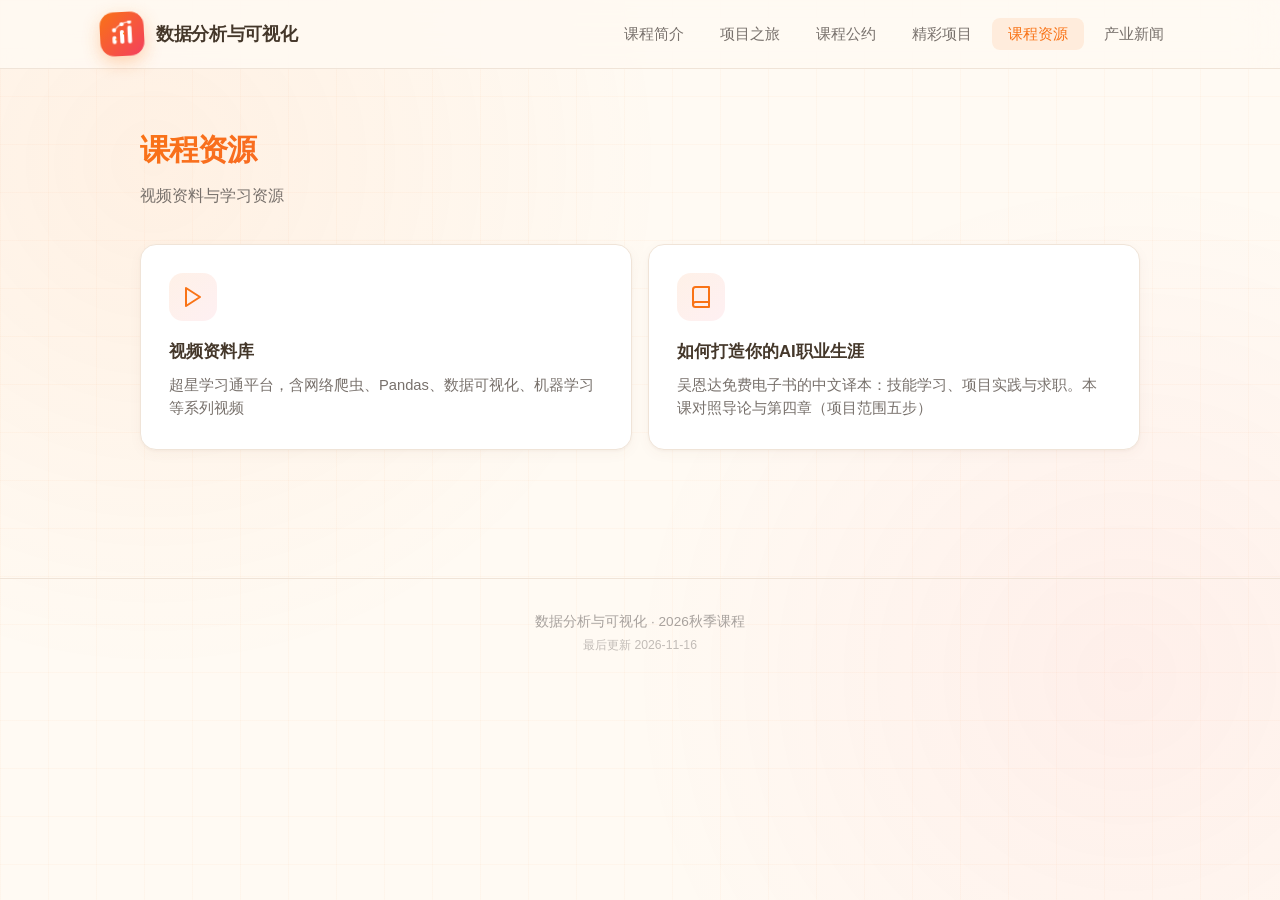
<file: resources.html>
<!DOCTYPE html>
<html lang="zh-CN">
<head>
    <meta charset="UTF-8">
    <meta name="viewport" content="width=device-width, initial-scale=1.0">
    <title>课程资源 — 数据分析与可视化</title>
    <meta name="description" content="财经本科生 17 周独立交付一款数据分析产品的 PBL 课程展示——公开路演入口与学生作品集。">
    <meta property="og:title" content="数据分析与可视化 · 2026秋季">
    <meta property="og:description" content="财经本科生 17 周独立交付一款数据分析产品的 PBL 课程展示——公开路演入口与学生作品集。">
    <meta property="og:type" content="website">
    <meta property="og:url" content="https://haichaozheng.github.io/data-analysis-showcase/">
    <link rel="icon" type="image/svg+xml" href="favicon.svg">
    <link rel="stylesheet" href="style.css">
</head>
<body>
    <nav>
        <div class="nav-inner">
            <a href="index.html" class="logo">
                <div class="logo-icon">
                    <svg width="26" height="26" viewBox="0 0 32 32" fill="none">
                        <rect x="4" y="18" width="5" height="10" rx="2.5" fill="white"/>
                        <rect x="13.5" y="11" width="5" height="17" rx="2.5" fill="white"/>
                        <rect x="23" y="6" width="5" height="22" rx="2.5" fill="white"/>
                        <circle cx="6.5" cy="11" r="2.6" fill="white"/>
                        <circle cx="16" cy="4" r="2.6" fill="white"/>
                        <circle cx="25.5" cy="1.5" r="2.4" fill="white"/>
                        <path d="M6.5 11 Q16 1 25.5 1.5" stroke="white" stroke-width="1.6" stroke-linecap="round" fill="none" opacity="0.7"/>
                        <circle cx="9" cy="22.5" r="1.3" fill="#f97316"/>
                        <circle cx="18.5" cy="15.5" r="1.3" fill="#f97316"/>
                    </svg>
                </div>
                <span class="logo-text">数据分析与可视化</span>
            </a>
            <input type="checkbox" id="nav-toggle" class="nav-toggle">
            <label for="nav-toggle" class="nav-toggle-label" aria-label="菜单">
                <span></span><span></span><span></span>
            </label>
            <ul class="nav-links">
                <li><a href="intro.html">课程简介</a></li>
                <li><a href="timeline.html">项目之旅</a></li>
                <li><a href="rules.html">课程公约</a></li>
                <li><a href="projects.html">精彩项目</a></li>
                <li><a href="resources.html" class="active">课程资源</a></li>
                <li><a href="news.html">产业新闻</a></li>
            </ul>
        </div>
    </nav>

    <main>
        <h1 class="page-title">课程资源</h1>
        <p class="page-subtitle">视频资料与学习资源</p>

        <div class="section">
            <div class="resources">
                <a href="https://v8.chaoxing.com/" target="_blank" rel="noopener" class="resource-card" style="text-decoration:none;color:inherit;">
                    <div class="resource-icon">
                        <svg viewBox="0 0 24 24"><polygon points="5 3 19 12 5 21 5 3"/></svg>
                    </div>
                    <div class="resource-title">视频资料库</div>
                    <div class="resource-desc">超星学习通平台，含网络爬虫、Pandas、数据可视化、机器学习等系列视频</div>
                </a>
                <a href="https://github.com/linkhui/BuildAICareer/tree/main" target="_blank" rel="noopener" class="resource-card" style="text-decoration:none;color:inherit;">
                    <div class="resource-icon">
                        <svg viewBox="0 0 24 24"><path d="M4 19.5A2.5 2.5 0 0 1 6.5 17H20"/><path d="M6.5 2H20v20H6.5A2.5 2.5 0 0 1 4 19.5v-15A2.5 2.5 0 0 1 6.5 2z"/></svg>
                    </div>
                    <div class="resource-title">如何打造你的AI职业生涯</div>
                    <div class="resource-desc">吴恩达免费电子书的中文译本：技能学习、项目实践与求职。本课对照导论与第四章（项目范围五步）</div>
                </a>
            </div>
        </div>
    </main>

    <footer>
        数据分析与可视化 · 2026秋季课程
        <span style="display:block;margin-top:4px;font-size:0.9em;opacity:0.7;">最后更新 2026-11-16</span>
    </footer>
</body>
</html>
</file>
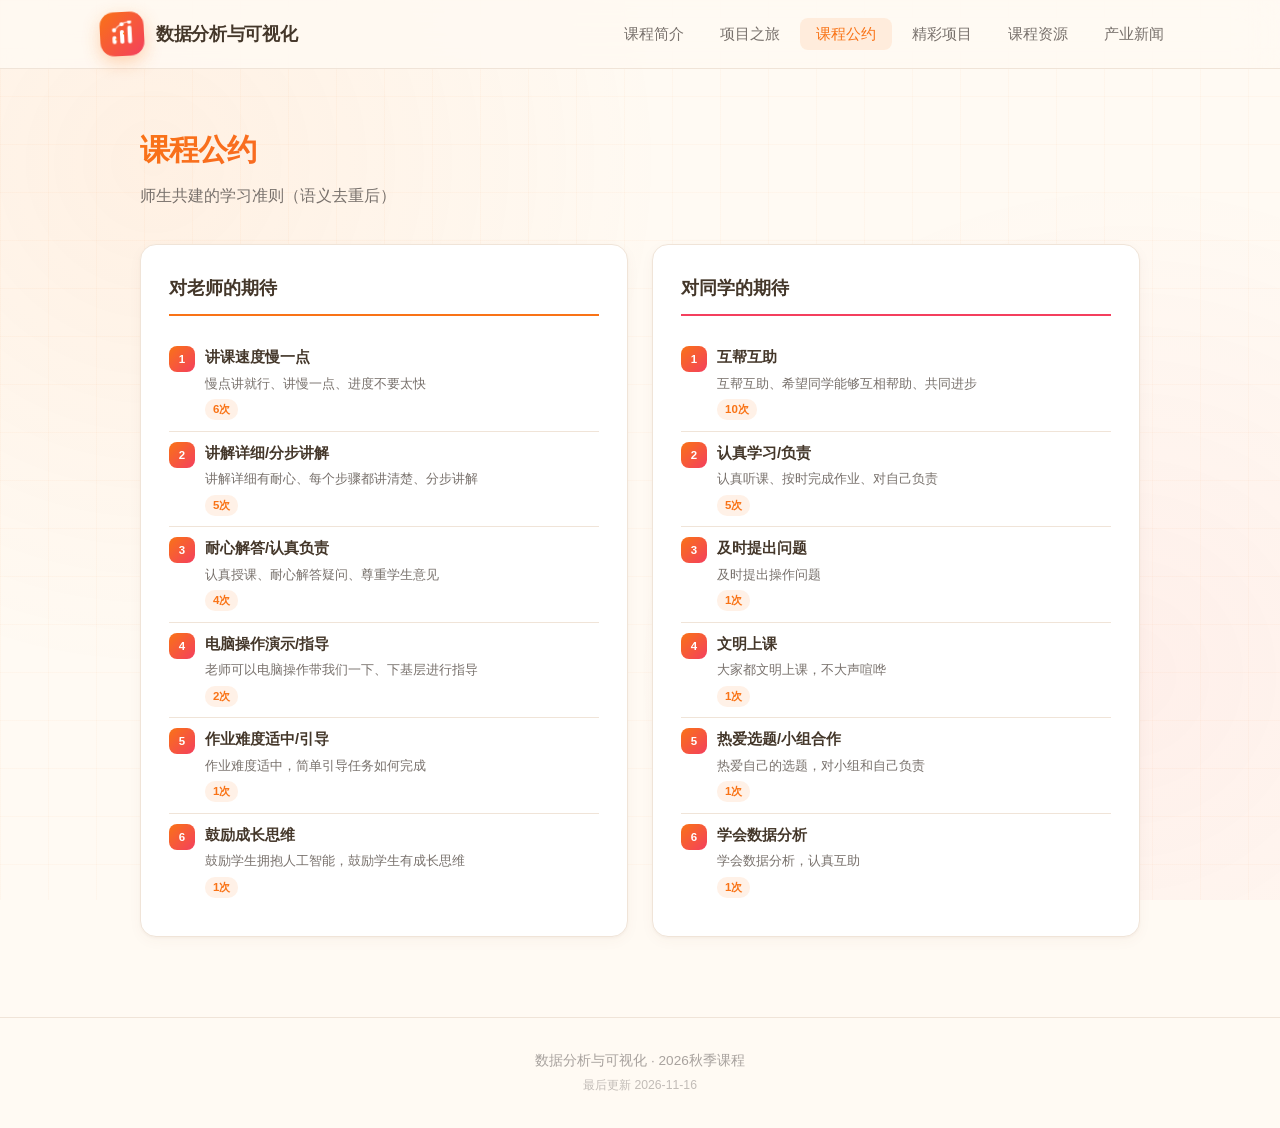
<file: rules.html>
<!DOCTYPE html>
<html lang="zh-CN">
<head>
    <meta charset="UTF-8">
    <meta name="viewport" content="width=device-width, initial-scale=1.0">
    <title>课程公约 — 数据分析与可视化</title>
    <meta name="description" content="财经本科生 17 周独立交付一款数据分析产品的 PBL 课程展示——公开路演入口与学生作品集。">
    <meta property="og:title" content="数据分析与可视化 · 2026秋季">
    <meta property="og:description" content="财经本科生 17 周独立交付一款数据分析产品的 PBL 课程展示——公开路演入口与学生作品集。">
    <meta property="og:type" content="website">
    <meta property="og:url" content="https://haichaozheng.github.io/data-analysis-showcase/">
    <link rel="icon" type="image/svg+xml" href="favicon.svg">
    <link rel="stylesheet" href="style.css">
</head>
<body>
    <nav>
        <div class="nav-inner">
            <a href="index.html" class="logo">
                <div class="logo-icon">
                    <svg width="26" height="26" viewBox="0 0 32 32" fill="none">
                        <rect x="4" y="18" width="5" height="10" rx="2.5" fill="white"/>
                        <rect x="13.5" y="11" width="5" height="17" rx="2.5" fill="white"/>
                        <rect x="23" y="6" width="5" height="22" rx="2.5" fill="white"/>
                        <circle cx="6.5" cy="11" r="2.6" fill="white"/>
                        <circle cx="16" cy="4" r="2.6" fill="white"/>
                        <circle cx="25.5" cy="1.5" r="2.4" fill="white"/>
                        <path d="M6.5 11 Q16 1 25.5 1.5" stroke="white" stroke-width="1.6" stroke-linecap="round" fill="none" opacity="0.7"/>
                        <circle cx="9" cy="22.5" r="1.3" fill="#f97316"/>
                        <circle cx="18.5" cy="15.5" r="1.3" fill="#f97316"/>
                    </svg>
                </div>
                <span class="logo-text">数据分析与可视化</span>
            </a>
            <input type="checkbox" id="nav-toggle" class="nav-toggle">
            <label for="nav-toggle" class="nav-toggle-label" aria-label="菜单">
                <span></span><span></span><span></span>
            </label>
            <ul class="nav-links">
                <li><a href="intro.html">课程简介</a></li>
                <li><a href="timeline.html">项目之旅</a></li>
                <li><a href="rules.html" class="active">课程公约</a></li>
                <li><a href="projects.html">精彩项目</a></li>
                <li><a href="resources.html">课程资源</a></li>
                <li><a href="news.html">产业新闻</a></li>
            </ul>
        </div>
    </nav>

    <main>
        <h1 class="page-title">课程公约</h1>
        <p class="page-subtitle">师生共建的学习准则（语义去重后）</p>

        <div class="rules-grid">
            <div class="rules-column rules-teacher">
                <h2>对老师的期待</h2>
                <ol>
                    <li>
                        <strong>讲课速度慢一点</strong>
                        <span>慢点讲就行、讲慢一点、进度不要太快</span>
                        <span class="count">6次</span>
                    </li>
                    <li>
                        <strong>讲解详细/分步讲解</strong>
                        <span>讲解详细有耐心、每个步骤都讲清楚、分步讲解</span>
                        <span class="count">5次</span>
                    </li>
                    <li>
                        <strong>耐心解答/认真负责</strong>
                        <span>认真授课、耐心解答疑问、尊重学生意见</span>
                        <span class="count">4次</span>
                    </li>
                    <li>
                        <strong>电脑操作演示/指导</strong>
                        <span>老师可以电脑操作带我们一下、下基层进行指导</span>
                        <span class="count">2次</span>
                    </li>
                    <li>
                        <strong>作业难度适中/引导</strong>
                        <span>作业难度适中，简单引导任务如何完成</span>
                        <span class="count">1次</span>
                    </li>
                    <li>
                        <strong>鼓励成长思维</strong>
                        <span>鼓励学生拥抱人工智能，鼓励学生有成长思维</span>
                        <span class="count">1次</span>
                    </li>
                </ol>
            </div>
            <div class="rules-column rules-student">
                <h2>对同学的期待</h2>
                <ol>
                    <li>
                        <strong>互帮互助</strong>
                        <span>互帮互助、希望同学能够互相帮助、共同进步</span>
                        <span class="count">10次</span>
                    </li>
                    <li>
                        <strong>认真学习/负责</strong>
                        <span>认真听课、按时完成作业、对自己负责</span>
                        <span class="count">5次</span>
                    </li>
                    <li>
                        <strong>及时提出问题</strong>
                        <span>及时提出操作问题</span>
                        <span class="count">1次</span>
                    </li>
                    <li>
                        <strong>文明上课</strong>
                        <span>大家都文明上课，不大声喧哗</span>
                        <span class="count">1次</span>
                    </li>
                    <li>
                        <strong>热爱选题/小组合作</strong>
                        <span>热爱自己的选题，对小组和自己负责</span>
                        <span class="count">1次</span>
                    </li>
                    <li>
                        <strong>学会数据分析</strong>
                        <span>学会数据分析，认真互助</span>
                        <span class="count">1次</span>
                    </li>
                </ol>
            </div>
        </div>
    </main>

    <footer>
        数据分析与可视化 · 2026秋季课程
        <span style="display:block;margin-top:4px;font-size:0.9em;opacity:0.7;">最后更新 2026-11-16</span>
    </footer>
</body>
</html>
</file>
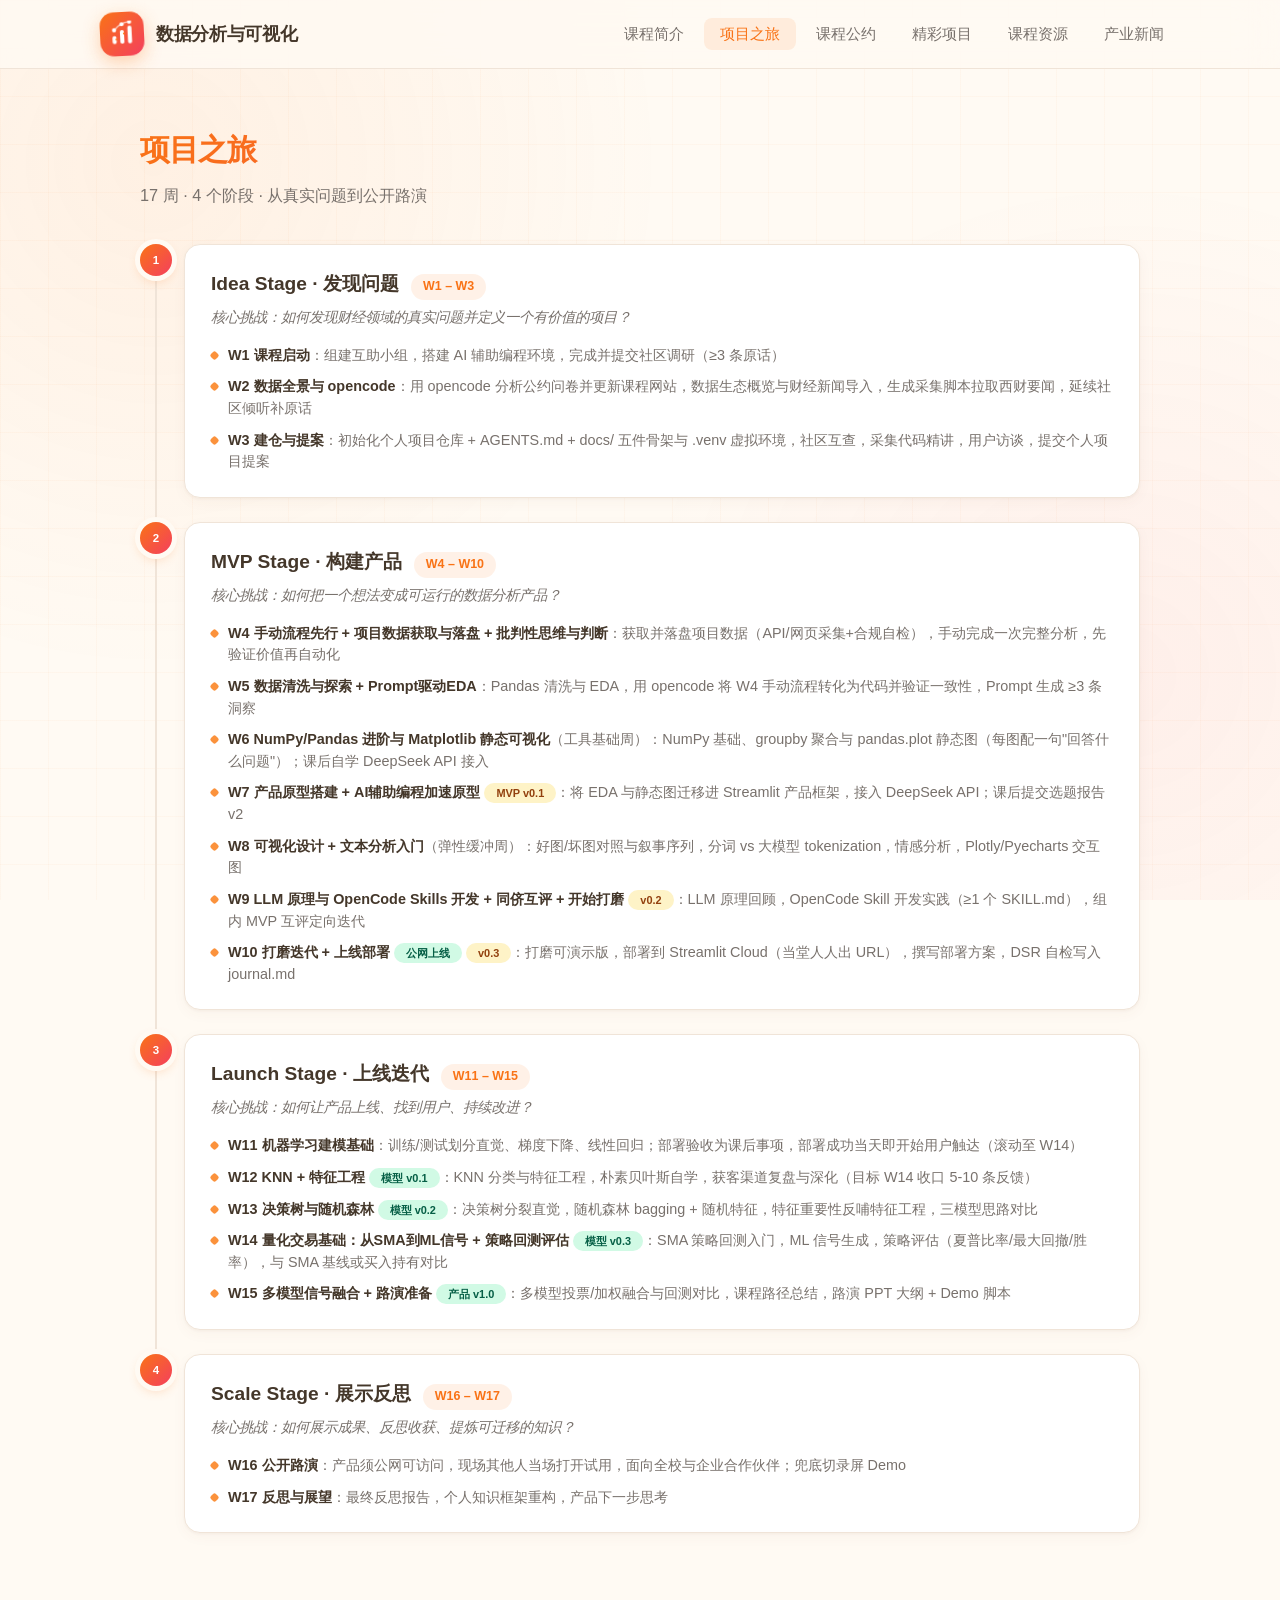
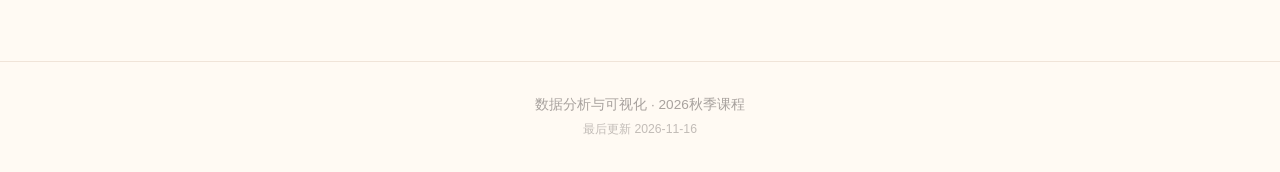
<file: timeline.html>
<!DOCTYPE html>
<html lang="zh-CN">
<head>
    <meta charset="UTF-8">
    <meta name="viewport" content="width=device-width, initial-scale=1.0">
    <title>项目之旅 — 数据分析与可视化</title>
    <meta name="description" content="财经本科生 17 周独立交付一款数据分析产品的 PBL 课程展示——公开路演入口与学生作品集。">
    <meta property="og:title" content="数据分析与可视化 · 2026秋季">
    <meta property="og:description" content="财经本科生 17 周独立交付一款数据分析产品的 PBL 课程展示——公开路演入口与学生作品集。">
    <meta property="og:type" content="website">
    <meta property="og:url" content="https://haichaozheng.github.io/data-analysis-showcase/">
    <link rel="icon" type="image/svg+xml" href="favicon.svg">
    <link rel="stylesheet" href="style.css">
</head>
<body>
    <nav>
        <div class="nav-inner">
            <a href="index.html" class="logo">
                <div class="logo-icon">
                    <svg width="26" height="26" viewBox="0 0 32 32" fill="none">
                        <rect x="4" y="18" width="5" height="10" rx="2.5" fill="white"/>
                        <rect x="13.5" y="11" width="5" height="17" rx="2.5" fill="white"/>
                        <rect x="23" y="6" width="5" height="22" rx="2.5" fill="white"/>
                        <circle cx="6.5" cy="11" r="2.6" fill="white"/>
                        <circle cx="16" cy="4" r="2.6" fill="white"/>
                        <circle cx="25.5" cy="1.5" r="2.4" fill="white"/>
                        <path d="M6.5 11 Q16 1 25.5 1.5" stroke="white" stroke-width="1.6" stroke-linecap="round" fill="none" opacity="0.7"/>
                        <circle cx="9" cy="22.5" r="1.3" fill="#f97316"/>
                        <circle cx="18.5" cy="15.5" r="1.3" fill="#f97316"/>
                    </svg>
                </div>
                <span class="logo-text">数据分析与可视化</span>
            </a>
            <input type="checkbox" id="nav-toggle" class="nav-toggle">
            <label for="nav-toggle" class="nav-toggle-label" aria-label="菜单">
                <span></span><span></span><span></span>
            </label>
            <ul class="nav-links">
                <li><a href="intro.html">课程简介</a></li>
                <li><a href="timeline.html" class="active">项目之旅</a></li>
                <li><a href="rules.html">课程公约</a></li>
                <li><a href="projects.html">精彩项目</a></li>
                <li><a href="resources.html">课程资源</a></li>
                <li><a href="news.html">产业新闻</a></li>
            </ul>
        </div>
    </nav>

    <main>
        <h1 class="page-title">项目之旅</h1>
        <p class="page-subtitle">17 周 · 4 个阶段 · 从真实问题到公开路演</p>

        <div class="section">
            <div class="timeline">

                <div class="phase">
                    <div class="phase-dot">1</div>
                    <div class="phase-card">
                        <div class="phase-head">
                            <span class="phase-name">Idea Stage · 发现问题</span>
                            <span class="phase-weeks">W1 – W3</span>
                        </div>
                        <p class="phase-challenge">核心挑战：如何发现财经领域的真实问题并定义一个有价值的项目？</p>
                        <ul class="milestone-list">
                            <li class="milestone"><span><b>W1 课程启动</b>：组建互助小组，搭建 AI 辅助编程环境，完成并提交社区调研（≥3 条原话）</span></li>
                            <li class="milestone"><span><b>W2 数据全景与 opencode</b>：用 opencode 分析公约问卷并更新课程网站，数据生态概览与财经新闻导入，生成采集脚本拉取西财要闻，延续社区倾听补原话</span></li>
                            <li class="milestone"><span><b>W3 建仓与提案</b>：初始化个人项目仓库 + AGENTS.md + docs/ 五件骨架与 .venv 虚拟环境，社区互查，采集代码精讲，用户访谈，提交个人项目提案</span></li>
                        </ul>
                    </div>
                </div>

                <div class="phase">
                    <div class="phase-dot">2</div>
                    <div class="phase-card">
                        <div class="phase-head">
                            <span class="phase-name">MVP Stage · 构建产品</span>
                            <span class="phase-weeks">W4 – W10</span>
                        </div>
                        <p class="phase-challenge">核心挑战：如何把一个想法变成可运行的数据分析产品？</p>
                        <ul class="milestone-list">
                            <li class="milestone"><span><b>W4 手动流程先行 + 项目数据获取与落盘 + 批判性思维与判断</b>：获取并落盘项目数据（API/网页采集+合规自检），手动完成一次完整分析，先验证价值再自动化</span></li>
                            <li class="milestone"><span><b>W5 数据清洗与探索 + Prompt驱动EDA</b>：Pandas 清洗与 EDA，用 opencode 将 W4 手动流程转化为代码并验证一致性，Prompt 生成 ≥3 条洞察</span></li>
                            <li class="milestone"><span><b>W6 NumPy/Pandas 进阶与 Matplotlib 静态可视化</b>（工具基础周）：NumPy 基础、groupby 聚合与 pandas.plot 静态图（每图配一句"回答什么问题"）；课后自学 DeepSeek API 接入</span></li>
                            <li class="milestone"><span><b>W7 产品原型搭建 + AI辅助编程加速原型</b> <span class="badge badge-progress">MVP v0.1</span>：将 EDA 与静态图迁移进 Streamlit 产品框架，接入 DeepSeek API；课后提交选题报告 v2</span></li>
                            <li class="milestone"><span><b>W8 可视化设计 + 文本分析入门</b>（弹性缓冲周）：好图/坏图对照与叙事序列，分词 vs 大模型 tokenization，情感分析，Plotly/Pyecharts 交互图</span></li>
                            <li class="milestone"><span><b>W9 LLM 原理与 OpenCode Skills 开发 + 同侪互评 + 开始打磨</b> <span class="badge badge-progress">v0.2</span>：LLM 原理回顾，OpenCode Skill 开发实践（≥1 个 SKILL.md），组内 MVP 互评定向迭代</span></li>
                            <li class="milestone"><span><b>W10 打磨迭代 + 上线部署</b> <span class="badge badge-live">公网上线</span> <span class="badge badge-progress">v0.3</span>：打磨可演示版，部署到 Streamlit Cloud（当堂人人出 URL），撰写部署方案，DSR 自检写入 journal.md</span></li>
                        </ul>
                    </div>
                </div>

                <div class="phase">
                    <div class="phase-dot">3</div>
                    <div class="phase-card">
                        <div class="phase-head">
                            <span class="phase-name">Launch Stage · 上线迭代</span>
                            <span class="phase-weeks">W11 – W15</span>
                        </div>
                        <p class="phase-challenge">核心挑战：如何让产品上线、找到用户、持续改进？</p>
                        <ul class="milestone-list">
                            <li class="milestone"><span><b>W11 机器学习建模基础</b>：训练/测试划分直觉、梯度下降、线性回归；部署验收为课后事项，部署成功当天即开始用户触达（滚动至 W14）</span></li>
                            <li class="milestone"><span><b>W12 KNN + 特征工程</b> <span class="badge badge-live">模型 v0.1</span>：KNN 分类与特征工程，朴素贝叶斯自学，获客渠道复盘与深化（目标 W14 收口 5-10 条反馈）</span></li>
                            <li class="milestone"><span><b>W13 决策树与随机森林</b> <span class="badge badge-live">模型 v0.2</span>：决策树分裂直觉，随机森林 bagging + 随机特征，特征重要性反哺特征工程，三模型思路对比</span></li>
                            <li class="milestone"><span><b>W14 量化交易基础：从SMA到ML信号 + 策略回测评估</b> <span class="badge badge-live">模型 v0.3</span>：SMA 策略回测入门，ML 信号生成，策略评估（夏普比率/最大回撤/胜率），与 SMA 基线或买入持有对比</span></li>
                            <li class="milestone"><span><b>W15 多模型信号融合 + 路演准备</b> <span class="badge badge-live">产品 v1.0</span>：多模型投票/加权融合与回测对比，课程路径总结，路演 PPT 大纲 + Demo 脚本</span></li>
                        </ul>
                    </div>
                </div>

                <div class="phase">
                    <div class="phase-dot">4</div>
                    <div class="phase-card">
                        <div class="phase-head">
                            <span class="phase-name">Scale Stage · 展示反思</span>
                            <span class="phase-weeks">W16 – W17</span>
                        </div>
                        <p class="phase-challenge">核心挑战：如何展示成果、反思收获、提炼可迁移的知识？</p>
                        <ul class="milestone-list">
                            <li class="milestone"><span><b>W16 公开路演</b>：产品须公网可访问，现场其他人当场打开试用，面向全校与企业合作伙伴；兜底切录屏 Demo</span></li>
                            <li class="milestone"><span><b>W17 反思与展望</b>：最终反思报告，个人知识框架重构，产品下一步思考</span></li>
                        </ul>
                    </div>
                </div>

            </div>
        </div>
    </main>

    <footer>
        数据分析与可视化 · 2026秋季课程
        <span style="display:block;margin-top:4px;font-size:0.9em;opacity:0.7;">最后更新 2026-11-16</span>
    </footer>
</body>
</html>
</file>
<file: style.css>
* { margin: 0; padding: 0; box-sizing: border-box; }

:root {
    --bg: #fffaf3;
    --bg-card: #ffffff;
    --bg-soft: #fef3e7;
    --accent: #f97316;
    --accent-light: #fb923c;
    --accent-2: #f43f5e;
    --accent-3: #f59e0b;
    --accent-soft: rgba(249, 115, 22, 0.1);
    --accent-soft-2: rgba(244, 63, 94, 0.08);
    --text: #44372a;
    --text-secondary: #78716c;
    --text-muted: #a8a29e;
    --border: #f0e4d8;
    --border-hover: #e0c9b0;
    --shadow: 0 1px 3px rgba(120, 80, 40, 0.05), 0 4px 14px rgba(120, 80, 40, 0.04);
    --shadow-hover: 0 8px 28px rgba(249, 115, 22, 0.12);
}

body {
    font-family: -apple-system, BlinkMacSystemFont, "PingFang SC", "Microsoft YaHei", sans-serif;
    background: var(--bg);
    color: var(--text);
    line-height: 1.6;
    overflow-x: hidden;
}

body::before {
    content: '';
    position: fixed;
    top: 0; left: 0; right: 0; bottom: 0;
    background:
        radial-gradient(circle at 12% 18%, rgba(249, 115, 22, 0.07) 0%, transparent 38%),
        radial-gradient(circle at 88% 75%, rgba(244, 63, 94, 0.06) 0%, transparent 38%);
    pointer-events: none;
    z-index: 0;
}

body::after {
    content: '';
    position: fixed;
    top: 0; left: 0; right: 0; bottom: 0;
    background:
        linear-gradient(rgba(249, 115, 22, 0.03) 1px, transparent 1px),
        linear-gradient(90deg, rgba(249, 115, 22, 0.03) 1px, transparent 1px);
    background-size: 48px 48px;
    pointer-events: none;
    z-index: 0;
}

nav {
    position: sticky;
    top: 0;
    z-index: 100;
    background: rgba(255, 250, 243, 0.85);
    backdrop-filter: blur(20px);
    -webkit-backdrop-filter: blur(20px);
    border-bottom: 1px solid var(--border);
    padding: 0 40px;
}

.nav-inner {
    max-width: 1080px;
    margin: 0 auto;
    display: flex;
    align-items: center;
    justify-content: space-between;
    height: 68px;
}

.logo {
    display: flex;
    align-items: center;
    gap: 12px;
    text-decoration: none;
    color: var(--text);
    flex-shrink: 0;
}

.logo-icon {
    width: 44px;
    height: 44px;
    background: linear-gradient(135deg, #f97316 0%, #f43f5e 100%);
    border-radius: 14px;
    display: flex;
    align-items: center;
    justify-content: center;
    box-shadow: 0 6px 18px rgba(249, 115, 22, 0.3);
    transform: rotate(-3deg);
    transition: transform 0.3s;
}

.logo:hover .logo-icon {
    transform: rotate(3deg) scale(1.05);
}

.logo-text {
    font-size: 1.1em;
    font-weight: 700;
    letter-spacing: -0.02em;
}

.nav-links {
    display: flex;
    gap: 4px;
    list-style: none;
}

.nav-links a {
    color: var(--text-secondary);
    text-decoration: none;
    font-size: 0.92em;
    font-weight: 500;
    padding: 8px 16px;
    border-radius: 8px;
    transition: all 0.2s;
}

.nav-links a:hover, .nav-links a.active {
    color: var(--accent);
    background: var(--accent-soft);
}

main {
    position: relative;
    z-index: 1;
    max-width: 1080px;
    margin: 0 auto;
    padding: 56px 40px 80px;
}

.page-title {
    font-size: 1.9em;
    font-weight: 800;
    letter-spacing: -0.03em;
    margin-bottom: 8px;
    background: linear-gradient(135deg, #f97316 0%, #f43f5e 100%);
    -webkit-background-clip: text;
    -webkit-text-fill-color: transparent;
    background-clip: text;
}

.page-subtitle {
    color: var(--text-secondary);
    margin-bottom: 36px;
    font-size: 1.02em;
}

.section {
    margin-bottom: 48px;
}

.section-header {
    display: flex;
    align-items: center;
    gap: 12px;
    margin-bottom: 24px;
}

.section-icon {
    width: 36px; height: 36px;
    background: var(--accent-soft);
    border-radius: 10px;
    display: flex;
    align-items: center;
    justify-content: center;
    flex-shrink: 0;
}

.section-icon svg {
    width: 18px; height: 18px;
    stroke: var(--accent);
    fill: none;
    stroke-width: 2;
    stroke-linecap: round;
    stroke-linejoin: round;
}

.section-title {
    font-size: 1.35em;
    font-weight: 700;
    letter-spacing: -0.02em;
    color: var(--text);
}

.card {
    background: var(--bg-card);
    border: 1px solid var(--border);
    border-radius: 16px;
    padding: 28px;
    box-shadow: var(--shadow);
    transition: all 0.25s;
}

.card:hover {
    border-color: var(--border-hover);
    box-shadow: var(--shadow-hover);
}

.card p {
    color: var(--text-secondary);
    line-height: 1.8;
}

/* Coming soon */
.coming-soon {
    text-align: center;
    padding: 72px 20px;
    background: var(--bg-card);
    border: 1.5px dashed var(--border-hover);
    border-radius: 18px;
    color: var(--text-muted);
}

.coming-soon-icon {
    width: 64px; height: 64px;
    margin: 0 auto 20px;
    background: linear-gradient(135deg, var(--accent-soft), var(--accent-soft-2));
    border-radius: 18px;
    display: flex;
    align-items: center;
    justify-content: center;
    animation: bob 3s ease-in-out infinite;
}

@keyframes bob {
    0%, 100% { transform: translateY(0); }
    50% { transform: translateY(-6px); }
}

.coming-soon-icon svg {
    width: 30px; height: 30px;
    stroke: var(--accent);
    fill: none;
    stroke-width: 2;
    stroke-linecap: round;
    stroke-linejoin: round;
}

.coming-soon-title {
    font-size: 1.15em;
    font-weight: 600;
    color: var(--text-secondary);
    margin-bottom: 6px;
}

.coming-soon-desc {
    font-size: 0.92em;
    color: var(--text-muted);
}

/* Resources */
.resources {
    display: grid;
    grid-template-columns: repeat(auto-fit, minmax(300px, 1fr));
    gap: 16px;
}

.resource-card {
    background: var(--bg-card);
    border: 1px solid var(--border);
    border-radius: 16px;
    padding: 28px;
    box-shadow: var(--shadow);
    transition: all 0.25s;
}

.resource-card:hover {
    border-color: var(--border-hover);
    transform: translateY(-3px);
    box-shadow: var(--shadow-hover);
}

.resource-icon {
    width: 48px; height: 48px;
    background: linear-gradient(135deg, var(--accent-soft), var(--accent-soft-2));
    border-radius: 14px;
    display: flex;
    align-items: center;
    justify-content: center;
    margin-bottom: 18px;
}

.resource-icon svg {
    width: 24px; height: 24px;
    stroke: var(--accent);
    fill: none;
    stroke-width: 2;
    stroke-linecap: round;
    stroke-linejoin: round;
}

.resource-title {
    font-weight: 700;
    margin-bottom: 8px;
    font-size: 1.05em;
    color: var(--text);
}

.resource-desc {
    color: var(--text-secondary);
    font-size: 0.92em;
    line-height: 1.6;
}

/* Rules */
.rules-card {
    background: var(--bg-card);
    border: 1px solid var(--border);
    border-radius: 16px;
    padding: 28px;
    box-shadow: var(--shadow);
}

.rule-item {
    display: flex;
    gap: 14px;
    padding: 16px 0;
    border-bottom: 1px solid var(--border);
}

.rule-item:last-child {
    border-bottom: none;
    padding-bottom: 0;
}

.rule-item:first-child {
    padding-top: 0;
}

.rule-num {
    width: 32px; height: 32px;
    background: linear-gradient(135deg, var(--accent), var(--accent-2));
    border-radius: 10px;
    display: flex;
    align-items: center;
    justify-content: center;
    font-size: 0.85em;
    font-weight: 700;
    color: white;
    flex-shrink: 0;
}

.rule-content strong {
    display: block;
    margin-bottom: 2px;
    color: var(--text);
}

.rule-content span {
    color: var(--text-secondary);
    font-size: 0.92em;
}

footer {
    position: relative;
    z-index: 1;
    text-align: center;
    padding: 32px 40px;
    border-top: 1px solid var(--border);
    color: var(--text-muted);
    font-size: 0.85em;
}

/* Home hero + nav cards */
.hero {
    text-align: center;
    margin-bottom: 64px;
    padding: 48px 0 32px;
}

.hero h1 {
    font-size: 2.8em;
    font-weight: 800;
    letter-spacing: -0.03em;
    margin-bottom: 16px;
    background: linear-gradient(135deg, #f97316 0%, #f43f5e 100%);
    -webkit-background-clip: text;
    -webkit-text-fill-color: transparent;
    background-clip: text;
}

.hero p {
    color: var(--text-secondary);
    font-size: 1.15em;
    max-width: 560px;
    margin: 0 auto;
}

.nav-cards {
    display: grid;
    grid-template-columns: repeat(auto-fit, minmax(240px, 1fr));
    gap: 20px;
}

.nav-card {
    display: block;
    text-decoration: none;
    color: inherit;
    background: var(--bg-card);
    border: 1px solid var(--border);
    border-radius: 18px;
    padding: 32px 28px;
    box-shadow: var(--shadow);
    transition: all 0.25s;
    position: relative;
    overflow: hidden;
}

.nav-card::before {
    content: '';
    position: absolute;
    top: 0; left: 0; right: 0;
    height: 4px;
    background: linear-gradient(90deg, var(--accent), var(--accent-2));
    transform: scaleX(0);
    transform-origin: left;
    transition: transform 0.3s;
}

.nav-card:hover {
    border-color: var(--border-hover);
    transform: translateY(-4px);
    box-shadow: var(--shadow-hover);
}

.nav-card:hover::before {
    transform: scaleX(1);
}

.nav-card-icon {
    width: 52px; height: 52px;
    background: linear-gradient(135deg, var(--accent-soft), var(--accent-soft-2));
    border-radius: 14px;
    display: flex;
    align-items: center;
    justify-content: center;
    margin-bottom: 20px;
}

.nav-card-icon svg {
    width: 26px; height: 26px;
    stroke: var(--accent);
    fill: none;
    stroke-width: 2;
    stroke-linecap: round;
    stroke-linejoin: round;
}

.nav-card-title {
    font-size: 1.15em;
    font-weight: 700;
    margin-bottom: 6px;
    color: var(--text);
}

.nav-card-desc {
    color: var(--text-secondary);
    font-size: 0.9em;
}

/* Facts bar (home) */
.facts {
    display: flex;
    flex-wrap: wrap;
    justify-content: center;
    gap: 10px;
    margin-top: 28px;
}
.fact {
    display: inline-flex;
    align-items: center;
    gap: 6px;
    background: var(--bg-card);
    border: 1px solid var(--border);
    color: var(--text-secondary);
    padding: 6px 14px;
    border-radius: 20px;
    font-size: 0.82em;
    font-weight: 500;
}
.fact::before {
    content: '';
    width: 6px; height: 6px;
    border-radius: 50%;
    background: var(--accent);
}

/* Note banner (公约 co-built) */
.note-banner {
    background: var(--accent-soft);
    border: 1px solid var(--border);
    border-radius: 12px;
    padding: 14px 20px;
    margin-bottom: 24px;
    color: var(--text-secondary);
    font-size: 0.9em;
    display: flex;
    align-items: center;
    gap: 10px;
}
.note-banner svg {
    width: 18px; height: 18px;
    stroke: var(--accent);
    fill: none;
    stroke-width: 2;
    flex-shrink: 0;
}

/* Timeline */
.timeline {
    position: relative;
}
.phase {
    position: relative;
    padding-left: 44px;
    margin-bottom: 24px;
}
.phase::before {
    content: '';
    position: absolute;
    left: 15px;
    top: 28px;
    bottom: -24px;
    width: 2px;
    background: var(--border);
}
.phase:last-child { margin-bottom: 0; }
.phase:last-child::before { display: none; }
.phase-dot {
    position: absolute;
    left: 0;
    top: 0;
    width: 32px;
    height: 32px;
    border-radius: 50%;
    background: linear-gradient(135deg, var(--accent), var(--accent-2));
    box-shadow: 0 0 0 5px var(--bg), 0 4px 12px rgba(249, 115, 22, 0.3);
    display: flex;
    align-items: center;
    justify-content: center;
    color: white;
    font-size: 0.72em;
    font-weight: 700;
    z-index: 1;
}
.phase-card {
    background: var(--bg-card);
    border: 1px solid var(--border);
    border-radius: 16px;
    padding: 24px 26px;
    box-shadow: var(--shadow);
    transition: all 0.25s;
}
.phase-card:hover {
    border-color: var(--border-hover);
    box-shadow: var(--shadow-hover);
}
.phase-head {
    display: flex;
    align-items: baseline;
    gap: 12px;
    flex-wrap: wrap;
    margin-bottom: 6px;
}
.phase-name {
    font-size: 1.2em;
    font-weight: 700;
    color: var(--text);
}
.phase-weeks {
    font-size: 0.78em;
    font-weight: 600;
    color: var(--accent);
    background: var(--accent-soft);
    padding: 3px 12px;
    border-radius: 20px;
}
.phase-challenge {
    color: var(--text-secondary);
    font-size: 0.9em;
    margin-bottom: 16px;
    font-style: italic;
}
.milestone-list {
    list-style: none;
    display: flex;
    flex-direction: column;
    gap: 10px;
}
.milestone {
    display: flex;
    align-items: flex-start;
    gap: 10px;
    font-size: 0.9em;
    color: var(--text-secondary);
    line-height: 1.5;
}
.milestone::before {
    content: '';
    width: 7px; height: 7px;
    margin-top: 7px;
    border-radius: 2px;
    background: var(--accent-light);
    flex-shrink: 0;
    transform: rotate(45deg);
}
.milestone b {
    color: var(--text);
    font-weight: 600;
}

/* Badges */
.badge {
    padding: 4px 12px;
    border-radius: 20px;
    font-size: 0.76em;
    font-weight: 600;
    white-space: nowrap;
    flex-shrink: 0;
}
.badge-progress { background: #fef3c7; color: #92400e; }
.badge-live { background: #d1fae5; color: #065f46; }
.badge-demo { background: var(--accent-soft); color: var(--accent); }

/* Demo banner (projects) */
.demo-banner {
    background: linear-gradient(135deg, var(--accent-soft), var(--accent-soft-2));
    border: 1px solid var(--border);
    border-radius: 16px;
    padding: 28px;
    margin-bottom: 32px;
    display: flex;
    gap: 20px;
    align-items: center;
}
.demo-banner-icon {
    width: 52px; height: 52px;
    background: linear-gradient(135deg, var(--accent), var(--accent-2));
    border-radius: 14px;
    display: flex;
    align-items: center;
    justify-content: center;
    flex-shrink: 0;
}
.demo-banner-icon svg {
    width: 26px; height: 26px;
    stroke: white;
    fill: none;
    stroke-width: 2;
    stroke-linecap: round;
    stroke-linejoin: round;
}
.demo-banner h3 {
    font-size: 1.1em;
    margin-bottom: 4px;
    color: var(--text);
}
.demo-banner p {
    color: var(--text-secondary);
    font-size: 0.9em;
}

/* Project cards */
.filter-bar {
    margin-left: auto;
    display: flex;
    gap: 6px;
    flex-wrap: wrap;
}
.filter-btn {
    font-family: inherit;
    font-size: 0.82em;
    font-weight: 600;
    color: var(--text-secondary);
    background: var(--bg-card);
    border: 1px solid var(--border);
    border-radius: 20px;
    padding: 5px 14px;
    cursor: pointer;
    transition: all 0.2s;
}
.filter-btn:hover {
    border-color: var(--accent-light);
    color: var(--accent);
}
.filter-btn.filter-active {
    background: var(--accent-soft);
    border-color: var(--accent-light);
    color: var(--accent);
}
.project-grid {
    display: grid;
    grid-template-columns: repeat(auto-fill, minmax(220px, 1fr));
    gap: 12px;
}
.project-grid .project-card {
    margin-bottom: 0;
    padding: 16px 18px;
    border-radius: 12px;
}
.project-grid .project-card-head {
    margin-bottom: 4px;
}
.project-grid .project-card-title {
    font-size: 0.98em;
    line-height: 1.5;
}
.project-grid .badge {
    padding: 3px 10px;
    font-size: 0.7em;
}
.project-grid .project-card-author {
    margin-bottom: 10px;
    font-size: 0.84em;
}
.project-grid .project-links {
    gap: 8px;
}
.project-grid .project-links a {
    padding: 4px 12px;
    font-size: 0.8em;
}
.project-more {
    margin-top: 20px;
    color: var(--text-muted);
    font-size: 0.9em;
    text-align: center;
}
.project-card {
    background: var(--bg-card);
    border: 1px solid var(--border);
    border-radius: 16px;
    padding: 24px;
    margin-bottom: 16px;
    box-shadow: var(--shadow);
    transition: all 0.25s;
}
.project-card:hover {
    border-color: var(--border-hover);
    box-shadow: var(--shadow-hover);
}
.project-card-head {
    display: flex;
    justify-content: space-between;
    align-items: flex-start;
    gap: 16px;
    margin-bottom: 8px;
}
.project-card-title {
    font-size: 1.1em;
    font-weight: 700;
    color: var(--text);
}
.project-card-author {
    color: var(--text-muted);
    font-size: 0.88em;
    margin-bottom: 12px;
}
.project-card-desc {
    color: var(--text-secondary);
    font-size: 0.92em;
    margin-bottom: 14px;
    line-height: 1.7;
}
.project-tags {
    display: flex;
    flex-wrap: wrap;
    gap: 8px;
    margin-bottom: 16px;
}
.tag {
    font-size: 0.76em;
    font-weight: 600;
    padding: 4px 10px;
    border-radius: 8px;
    background: var(--accent-soft);
    color: var(--accent);
}
.tag-ai {
    background: rgba(244, 63, 94, 0.1);
    color: var(--accent-2);
}
.project-links {
    display: flex;
    gap: 10px;
    flex-wrap: wrap;
}
.project-links a {
    color: var(--accent);
    text-decoration: none;
    font-size: 0.86em;
    font-weight: 500;
    padding: 6px 14px;
    border: 1px solid var(--border);
    border-radius: 8px;
    transition: all 0.2s;
}
.project-links a:hover {
    background: var(--accent-soft);
    border-color: var(--accent-light);
}
.example-flag {
    display: inline-block;
    font-size: 0.7em;
    font-weight: 600;
    color: var(--text-muted);
    background: var(--bg-soft);
    padding: 2px 8px;
    border-radius: 6px;
    margin-left: 8px;
    vertical-align: middle;
}

/* News */
.news-list {
    display: flex;
    flex-direction: column;
    gap: 16px;
}
.news-card {
    background: var(--bg-card);
    border: 1px solid var(--border);
    border-radius: 16px;
    padding: 24px;
    box-shadow: var(--shadow);
    transition: all 0.25s;
}
.news-card:hover {
    border-color: var(--border-hover);
    box-shadow: var(--shadow-hover);
}
.news-meta {
    display: flex;
    align-items: center;
    gap: 12px;
    margin-bottom: 10px;
    flex-wrap: wrap;
}
.news-date {
    font-size: 0.78em;
    font-weight: 600;
    color: var(--accent);
    background: var(--accent-soft);
    padding: 3px 10px;
    border-radius: 20px;
}
.news-source {
    font-size: 0.8em;
    color: var(--text-muted);
}
.news-title {
    font-size: 1.08em;
    font-weight: 700;
    color: var(--text);
    margin-bottom: 8px;
    line-height: 1.4;
}
.news-summary {
    color: var(--text-secondary);
    font-size: 0.92em;
    line-height: 1.7;
    margin-bottom: 14px;
}
.news-link {
    color: var(--accent);
    text-decoration: none;
    font-size: 0.86em;
    font-weight: 500;
}
.news-link:hover { text-decoration: underline; }

/* Rules grid */
.rules-grid {
    display: grid;
    grid-template-columns: 1fr 1fr;
    gap: 24px;
}

.rules-column {
    background: var(--bg-card);
    border: 1px solid var(--border);
    border-radius: 16px;
    padding: 28px;
    box-shadow: var(--shadow);
}

.rules-column h2 {
    font-size: 1.15em;
    font-weight: 700;
    color: var(--text);
    margin-bottom: 20px;
    padding-bottom: 12px;
    border-bottom: 2px solid var(--border);
}

.rules-teacher h2 {
    border-bottom-color: var(--accent);
}

.rules-student h2 {
    border-bottom-color: var(--accent-2);
}

.rules-column ol {
    list-style: none;
    counter-reset: rules-counter;
    padding: 0;
}

.rules-column ol li {
    counter-increment: rules-counter;
    padding: 10px 0 10px 36px;
    position: relative;
    font-size: 0.92em;
    color: var(--text-secondary);
    line-height: 1.6;
    border-bottom: 1px solid var(--border);
}

.rules-column ol li:last-child {
    border-bottom: none;
}

.rules-column ol li::before {
    content: counter(rules-counter);
    position: absolute;
    left: 0;
    top: 10px;
    width: 26px;
    height: 26px;
    background: linear-gradient(135deg, var(--accent), var(--accent-2));
    border-radius: 8px;
    display: flex;
    align-items: center;
    justify-content: center;
    font-size: 0.78em;
    font-weight: 700;
    color: white;
}

.rules-column ol li strong {
    display: block;
    color: var(--text);
    font-weight: 600;
    margin-bottom: 4px;
}

.rules-column ol li span {
    display: block;
    font-size: 0.88em;
    color: var(--text-secondary);
    line-height: 1.5;
}

.rules-column ol li .count {
    display: inline-block;
    background: var(--accent-soft);
    color: var(--accent);
    font-size: 0.78em;
    font-weight: 600;
    padding: 2px 8px;
    border-radius: 10px;
    margin-top: 6px;
}

/* Mobile nav toggle (pure CSS hamburger) */
.nav-toggle { display: none; }
.nav-toggle-label {
    display: none;
    flex-direction: column;
    justify-content: center;
    gap: 5px;
    cursor: pointer;
    padding: 10px 8px;
    flex-shrink: 0;
}
.nav-toggle-label span {
    display: block;
    width: 22px;
    height: 2px;
    background: var(--text);
    border-radius: 2px;
    transition: transform 0.3s, opacity 0.2s;
}

@media (max-width: 768px) {
    nav { padding: 0 12px; }
    main { padding: 40px 20px 60px; }
    .page-title { font-size: 1.5em; }
    .logo-text { font-size: 0.92em; }
    .hero h1 { font-size: 2em; }
    .demo-banner { flex-direction: column; text-align: center; }
    .nav-toggle-label { display: flex; }
    .nav-links {
        position: absolute;
        top: 68px;
        left: 0; right: 0;
        flex-direction: column;
        background: rgba(255, 250, 243, 0.98);
        border-bottom: 1px solid var(--border);
        padding: 8px 12px;
        gap: 0;
        max-height: 0;
        overflow: hidden;
        transition: max-height 0.3s ease;
    }
    .nav-toggle:checked ~ .nav-links { max-height: 400px; }
    .nav-links a { padding: 12px 16px; font-size: 0.95em; }
    .rules-grid { grid-template-columns: 1fr; }
    .section-header { flex-wrap: wrap; }
    .filter-bar { margin-left: 0; }
}
</file>
